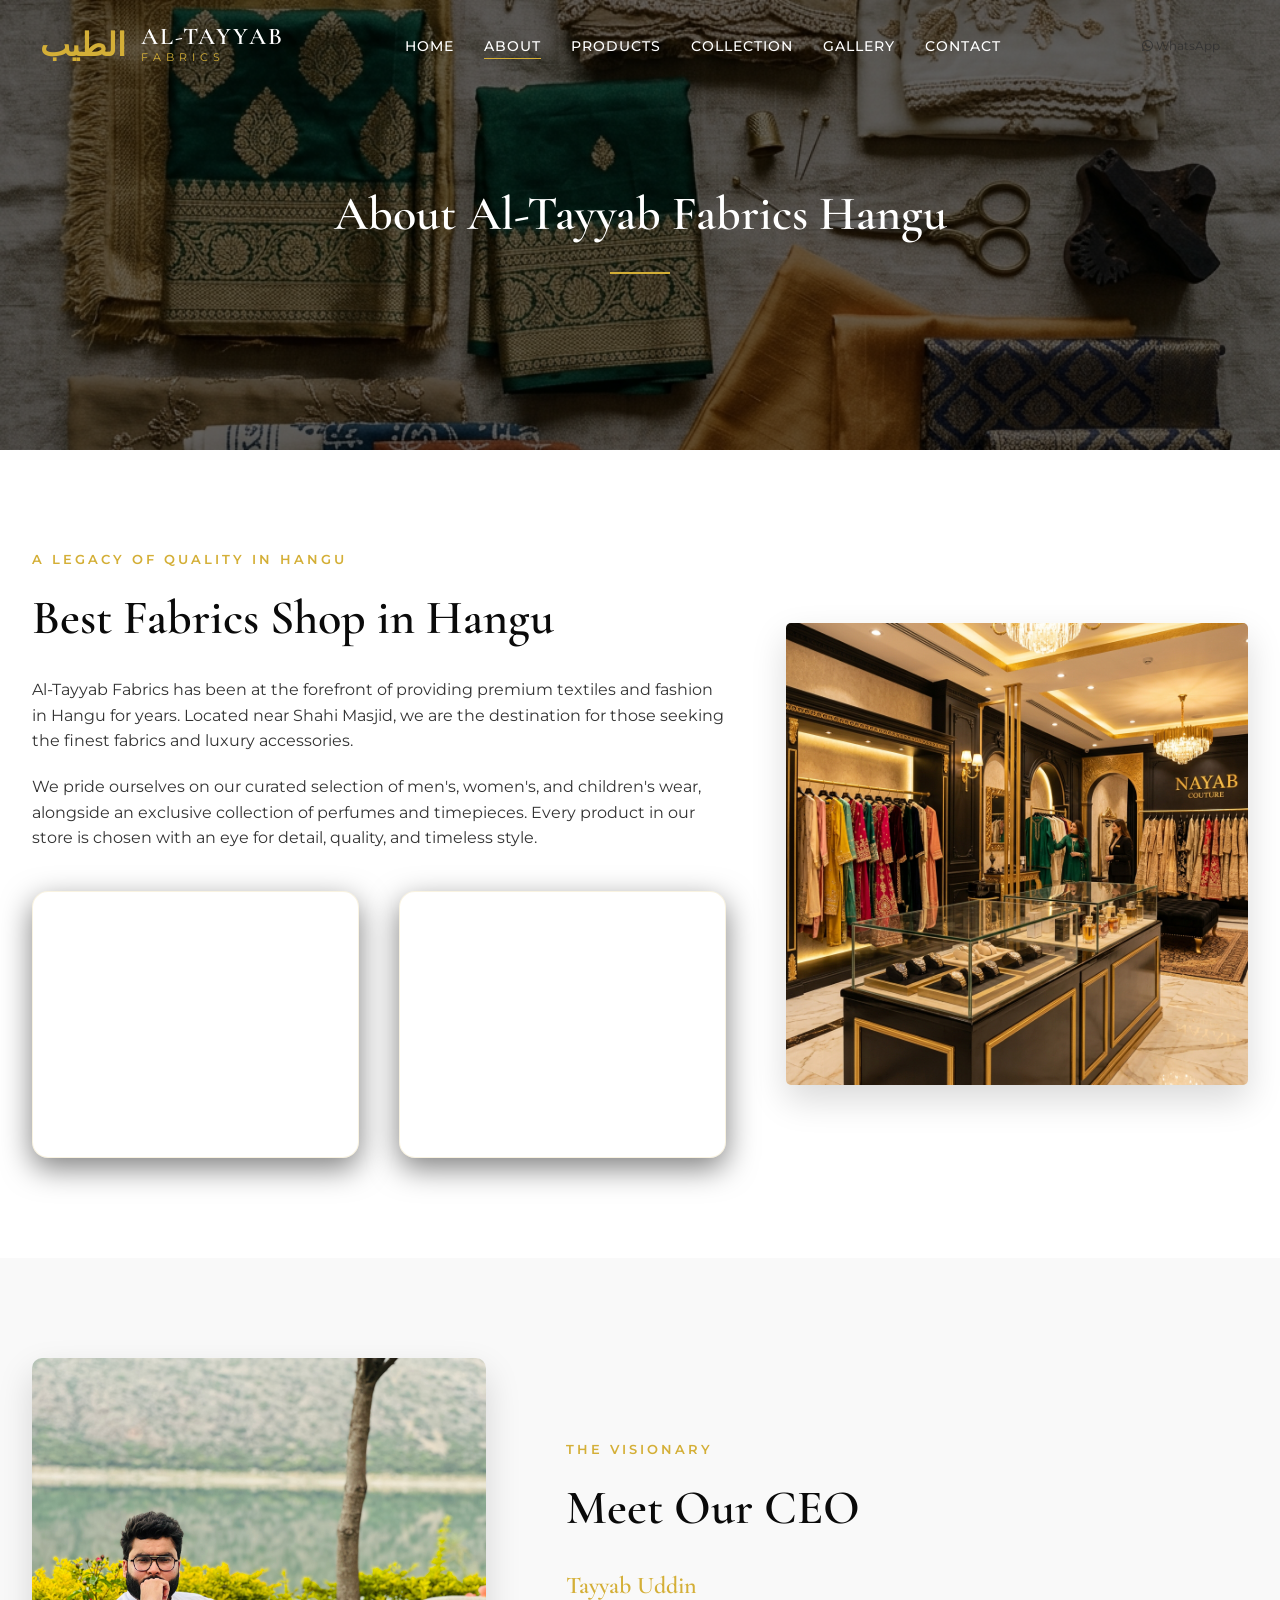
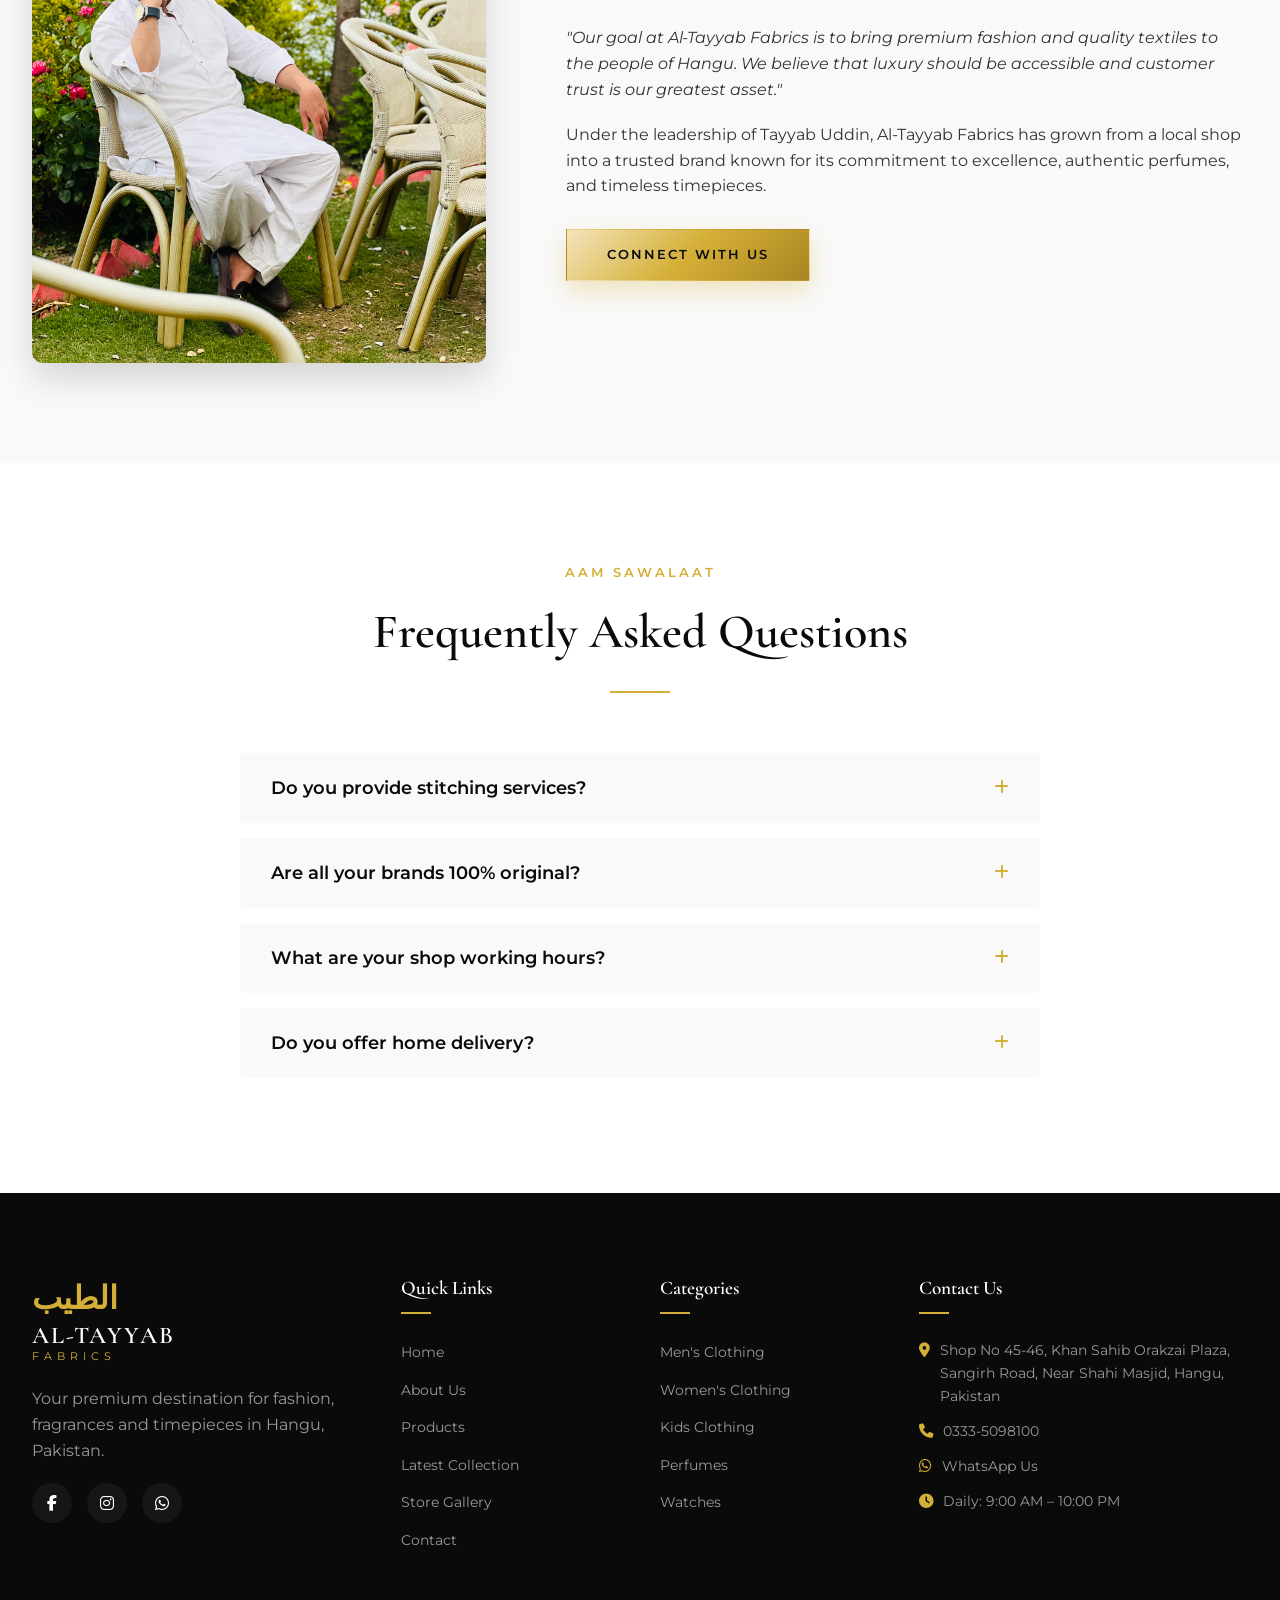
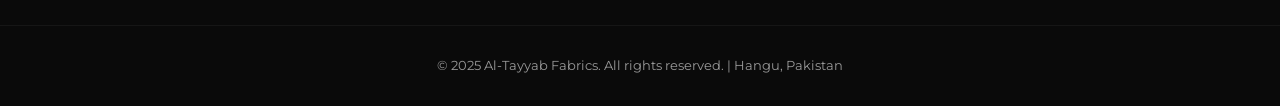
<file: about.html>
<!DOCTYPE html>
<html lang="en">
<head>
  <meta charset="UTF-8" />
  <meta name="viewport" content="width=device-width, initial-scale=1.0" />
  <title>About Al-Tayyab Fabrics | Best Fashion Store in Hangu</title>
  <meta name="description" content="Learn about Al-Tayyab Fabrics, the leading clothing, perfume, and watch shop in Hangu near Shahi Masjid. Providing premium fashion since years." />
  <link rel="canonical" href="https://altayyabfabrics.com/about.html" />
  <link rel="stylesheet" href="style.css" />
  <link href="https://fonts.googleapis.com/css2?family=Cormorant+Garamond:ital,wght@0,300;0,400;0,600;0,700;1,300;1,400&family=Montserrat:wght@300;400;500;600;700&display=swap" rel="stylesheet" />
  <link rel="stylesheet" href="https://cdnjs.cloudflare.com/ajax/libs/font-awesome/6.5.0/css/all.min.css" />
</head>
<body>

  <!-- ===== NAVBAR ===== -->
  <nav class="navbar scrolled" id="navbar">
    <div class="nav-container">
      <a href="index.html" class="nav-logo">
        <span class="logo-ar">الطیب</span>
        <div class="logo-text">
          <span class="logo-main">AL-TAYYAB</span>
          <span class="logo-sub">FABRICS</span>
        </div>
      </a>
      <ul class="nav-links" id="navLinks">
        <li><a href="index.html" class="nav-link">Home</a></li>
        <li><a href="about.html" class="nav-link active">About</a></li>
        <li><a href="products.html" class="nav-link">Products</a></li>
        <li><a href="collection.html" class="nav-link">Collection</a></li>
        <li><a href="gallery.html" class="nav-link">Gallery</a></li>
        <li><a href="contact.html" class="nav-link">Contact</a></li>
      </ul>
      <a href="https://wa.me/923335098100" target="_blank" class="btn-whatsapp nav-wa">
        <i class="fab fa-whatsapp"></i> WhatsApp
      </a>
      <button class="hamburger" id="hamburger" aria-label="Menu">
        <span></span><span></span><span></span>
      </button>
    </div>
  </nav>

  <!-- ===== PAGE HEADER ===== -->
  <header class="page-header" style="background: url('images/about-al-tayyab-fabrics-hangu.png') center/cover no-repeat; height: 50vh; display: flex; align-items: center; justify-content: center; position: relative;">
    <div class="hero-overlay" style="background: rgba(0,0,0,0.6);"></div>
    <div class="container" style="position: relative; z-index: 2; text-align: center; color: #fff;">
      <h1 class="section-title light animate-fade-up">About Al-Tayyab Fabrics Hangu</h1>
      <div class="gold-divider"></div>
    </div>
  </header>

  <!-- ===== ABOUT CONTENT ===== -->
  <section class="section about-page">
    <div class="container">
      <div class="store-layout">
        <div class="store-info reveal">
          <p class="section-eyebrow">A Legacy of Quality in Hangu</p>
          <h2 class="section-title">Best Fabrics Shop in Hangu</h2>
          <p>Al-Tayyab Fabrics has been at the forefront of providing premium textiles and fashion in Hangu for years. Located near Shahi Masjid, we are the destination for those seeking the finest fabrics and luxury accessories.</p>
          <p style="margin-top: 20px;">We pride ourselves on our curated selection of men's, women's, and children's wear, alongside an exclusive collection of perfumes and timepieces. Every product in our store is chosen with an eye for detail, quality, and timeless style.</p>
          
          <div class="why-grid" style="margin-top: 40px; grid-template-columns: 1fr 1fr;">
            <div class="why-card" style="padding: 20px;">
               <h3>Years of Experience</h3>
               <p>Deeply rooted in the local community with a deep understanding of Pakistani fashion.</p>
            </div>
            <div class="why-card" style="padding: 20px;">
               <h3>Quality Promise</h3>
               <p>We never compromise on the quality of our fabrics or our service.</p>
            </div>
          </div>
        </div>
        <div class="store-img-main reveal">
          <img src="images/al-tayyab-fabrics-store-hangu.png" alt="Inside Al-Tayyab Fabrics Store Hangu" loading="lazy" />
        </div>
      </div>
    </div>
  </section>

  <!-- ===== CEO SECTION ===== -->
  <section class="section ceo-section" style="background: var(--gray-light);">
    <div class="container">
      <div class="store-layout" style="grid-template-columns: 0.8fr 1.2fr; gap: 80px;">
        <div class="ceo-img reveal">
          <img src="images/ceo-tayyab-uddin.jpg" alt="Tayyab Uddin - CEO of Al-Tayyab Fabrics" style="border-radius: 10px; box-shadow: var(--shadow); width: 100%;" />
        </div>
        <div class="ceo-info reveal">
          <p class="section-eyebrow">The Visionary</p>
          <h2 class="section-title">Meet Our CEO</h2>
          <h3 style="color: var(--accent); margin-bottom: 20px; font-size: 1.5rem;">Tayyab Uddin</h3>
          <p><em>"Our goal at Al-Tayyab Fabrics is to bring premium fashion and quality textiles to the people of Hangu. We believe that luxury should be accessible and customer trust is our greatest asset."</em></p>
          <p style="margin-top: 20px;">Under the leadership of Tayyab Uddin, Al-Tayyab Fabrics has grown from a local shop into a trusted brand known for its commitment to excellence, authentic perfumes, and timeless timepieces.</p>
          <div style="margin-top: 30px;">
             <a href="contact.html" class="btn btn-gold">Connect With Us</a>
          </div>
        </div>
      </div>
    </div>
  </section>

  <!-- ===== FAQ SECTION ===== -->
  <section class="section faq-section">
    <div class="container">
      <div class="section-header">
        <p class="section-eyebrow">Aam Sawalaat</p>
        <h2 class="section-title">Frequently Asked Questions</h2>
        <div class="gold-divider"></div>
      </div>
      
      <div class="faq-accordion reveal" style="max-width: 800px; margin: 0 auto;">
        <!-- FAQ 1 -->
        <div class="faq-item">
          <div class="faq-question">
            <h3>Do you provide stitching services?</h3>
            <span class="faq-icon"><i class="fas fa-plus"></i></span>
          </div>
          <div class="faq-answer">
            <p>Yes, we have a team of expert tailors who can stitch your fabrics according to your measurements and preferred designs. We specialize in both traditional and modern Pakistani styles.</p>
          </div>
        </div>
        
        <!-- FAQ 2 -->
        <div class="faq-item">
          <div class="faq-question">
            <h3>Are all your brands 100% original?</h3>
            <span class="faq-icon"><i class="fas fa-plus"></i></span>
          </div>
          <div class="faq-answer">
            <p>Absolutely. We take great pride in our reputation. Every branded lawn or suit in our store is 100% original and sourced directly from authorized distributors.</p>
          </div>
        </div>
        
        <!-- FAQ 3 -->
        <div class="faq-item">
          <div class="faq-question">
            <h3>What are your shop working hours?</h3>
            <span class="faq-icon"><i class="fas fa-plus"></i></span>
          </div>
          <div class="faq-answer">
            <p>We are open every day of the week from 9:00 AM to 10:00 PM to serve our customers in Hangu.</p>
          </div>
        </div>
        
        <!-- FAQ 4 -->
        <div class="faq-item">
          <div class="faq-question">
            <h3>Do you offer home delivery?</h3>
            <span class="faq-icon"><i class="fas fa-plus"></i></span>
          </div>
          <div class="faq-answer">
            <p>While we primarily focus on the in-store experience, we can arrange local delivery within Hangu for special orders. Please contact us on WhatsApp (0333-5098100) for details.</p>
          </div>
        </div>
      </div>
    </div>
  </section>

  <!-- ===== FOOTER ===== -->
  <footer class="footer">
    <div class="footer-top">
      <div class="container footer-grid">
        <div class="footer-brand">
          <div class="footer-logo">
            <span class="logo-ar">الطیب</span>
            <div class="logo-text"><span class="logo-main">AL-TAYYAB</span><span class="logo-sub">FABRICS</span></div>
          </div>
          <p>Your premium destination for fashion, fragrances and timepieces in Hangu, Pakistan.</p>
          <div class="footer-socials">
            <a href="#" aria-label="Facebook"><i class="fab fa-facebook-f"></i></a>
            <a href="#" aria-label="Instagram"><i class="fab fa-instagram"></i></a>
            <a href="https://wa.me/923335098100" aria-label="WhatsApp"><i class="fab fa-whatsapp"></i></a>
          </div>
        </div>
        <div class="footer-col">
          <h4>Quick Links</h4>
          <ul>
            <li><a href="index.html">Home</a></li>
            <li><a href="about.html">About Us</a></li>
            <li><a href="products.html">Products</a></li>
            <li><a href="collection.html">Latest Collection</a></li>
            <li><a href="gallery.html">Store Gallery</a></li>
            <li><a href="contact.html">Contact</a></li>
          </ul>
        </div>
        <div class="footer-col">
          <h4>Categories</h4>
          <ul>
            <li><a href="products.html#men">Men's Clothing</a></li>
            <li><a href="products.html#women">Women's Clothing</a></li>
            <li><a href="products.html#kids">Kids Clothing</a></li>
            <li><a href="products.html#perfumes">Perfumes</a></li>
            <li><a href="products.html#watches">Watches</a></li>
          </ul>
        </div>
        <div class="footer-col">
          <h4>Contact Us</h4>
          <ul class="footer-contact">
            <li><i class="fas fa-map-marker-alt"></i> Shop No 45-46, Khan Sahib Orakzai Plaza, Sangirh Road, Near Shahi Masjid, Hangu, Pakistan</li>
            <li><i class="fas fa-phone"></i> <a href="tel:+923335098100">0333-5098100</a></li>
            <li><i class="fab fa-whatsapp"></i> <a href="https://wa.me/923335098100">WhatsApp Us</a></li>
            <li><i class="fas fa-clock"></i> Daily: 9:00 AM – 10:00 PM</li>
          </ul>
        </div>
      </div>
    </div>
    <div class="footer-bottom">
      <div class="container">
        <p>&copy; 2025 Al-Tayyab Fabrics. All rights reserved. | Hangu, Pakistan</p>
      </div>
    </div>
  </footer>

  <script src="script.js"></script>
</body>
</html>
</file>
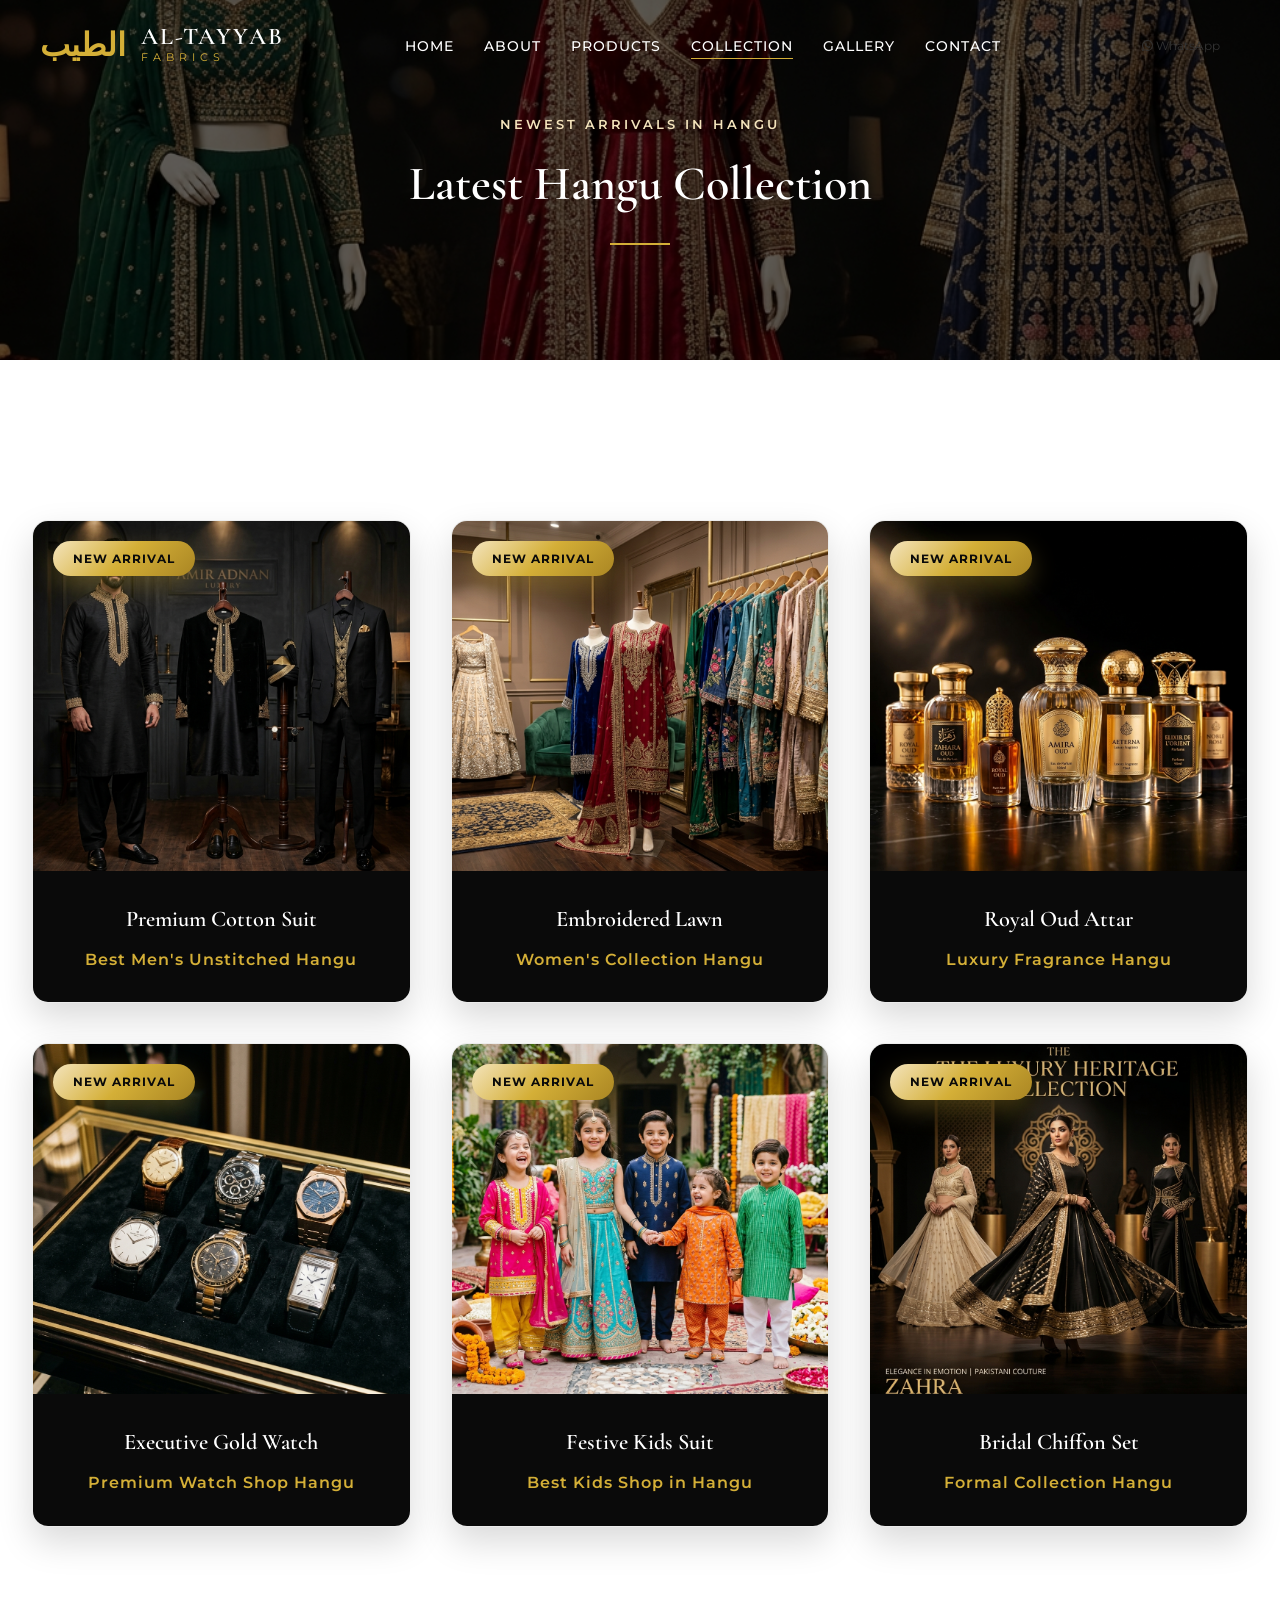
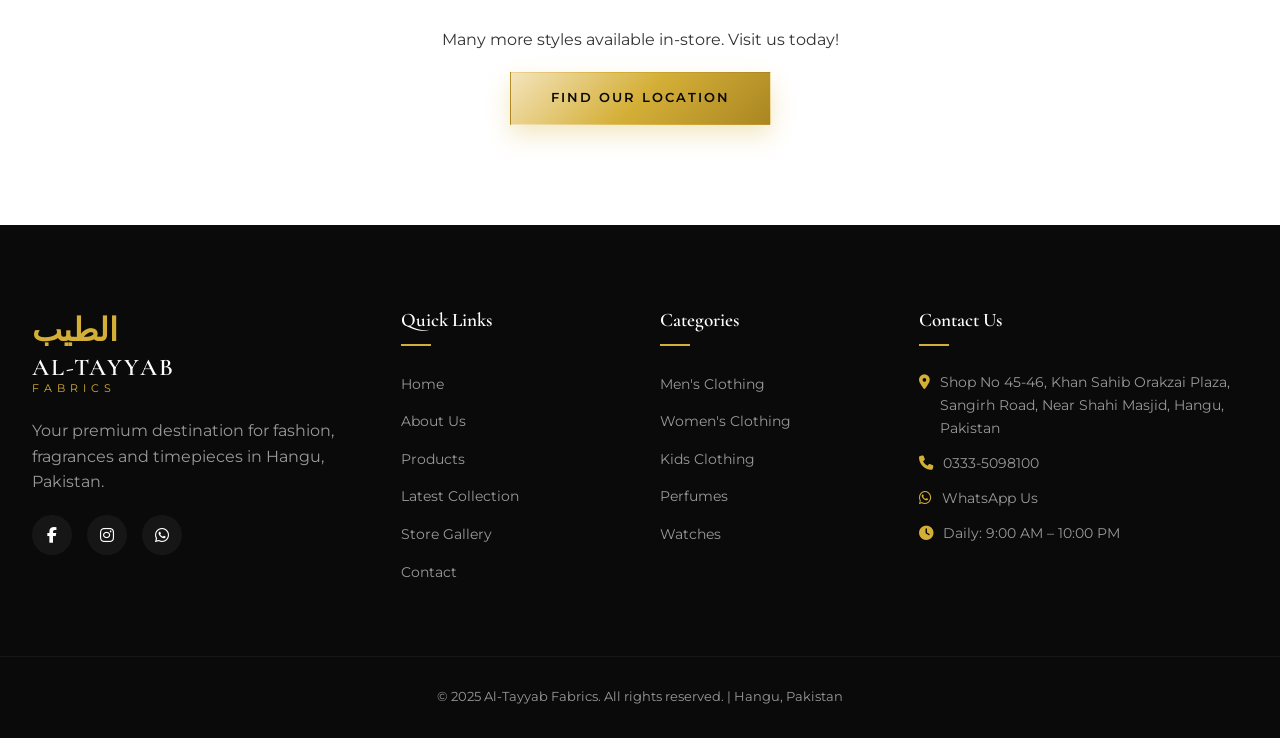
<file: collection.html>
<!DOCTYPE html>
<html lang="en">
<head>
  <meta charset="UTF-8" />
  <meta name="viewport" content="width=device-width, initial-scale=1.0" />
  <title>Latest Collection | Al-Tayyab Fabrics - New Arrivals in Hangu</title>
  <meta name="description" content="Check out the latest fashion arrivals at Al-Tayyab Fabrics in Hangu. From seasonal lawn to luxury watches and perfumes, stay updated with our newest arrivals." />
  <link rel="canonical" href="https://altayyabfabrics.com/collection.html" />
  <link rel="stylesheet" href="style.css" />
  <link href="https://fonts.googleapis.com/css2?family=Cormorant+Garamond:ital,wght@0,300;0,400;0,600;0,700;1,300;1,400&family=Montserrat:wght@300;400;500;600;700&display=swap" rel="stylesheet" />
  <link rel="stylesheet" href="https://cdnjs.cloudflare.com/ajax/libs/font-awesome/6.5.0/css/all.min.css" />
</head>
<body>

  <!-- ===== NAVBAR ===== -->
  <nav class="navbar scrolled" id="navbar">
    <div class="nav-container">
      <a href="index.html" class="nav-logo">
        <span class="logo-ar">الطیب</span>
        <div class="logo-text">
          <span class="logo-main">AL-TAYYAB</span>
          <span class="logo-sub">FABRICS</span>
        </div>
      </a>
      <ul class="nav-links" id="navLinks">
        <li><a href="index.html" class="nav-link">Home</a></li>
        <li><a href="about.html" class="nav-link">About</a></li>
        <li><a href="products.html" class="nav-link">Products</a></li>
        <li><a href="collection.html" class="nav-link active">Collection</a></li>
        <li><a href="gallery.html" class="nav-link">Gallery</a></li>
        <li><a href="contact.html" class="nav-link">Contact</a></li>
      </ul>
      <a href="https://wa.me/923335098100" target="_blank" class="btn-whatsapp nav-wa">
        <i class="fab fa-whatsapp"></i> WhatsApp
      </a>
      <button class="hamburger" id="hamburger" aria-label="Menu">
        <span></span><span></span><span></span>
      </button>
    </div>
  </nav>

  <!-- ===== HERO ===== -->
  <header class="latest-section" style="min-height: 40vh;">
    <div class="latest-bg">
      <img src="images/latest-fashion-collection-hangu.png" alt="Latest Fashion Collection at Al-Tayyab Fabrics Hangu" loading="eager" />
      <div class="latest-overlay" style="background: rgba(0,0,0,0.6);"></div>
    </div>
    <div class="container latest-content">
      <p class="section-eyebrow light">Newest Arrivals in Hangu</p>
      <h1 class="section-title light animate-fade-up">Latest Hangu Collection</h1>
      <div class="gold-divider"></div>
    </div>
  </header>

  <!-- ===== COLLECTION GRID ===== -->
  <section class="section">
    <div class="container">
      <div class="collection-grid">
        <!-- Item 1 -->
        <div class="product-item reveal">
          <div class="new-badge">New Arrival</div>
          <img src="images/mens-clothing-hangu.png" alt="Latest Men's Clothing Hangu" loading="lazy" />
          <div class="product-item-info">
            <h4>Premium Cotton Suit</h4>
            <p>Best Men's Unstitched Hangu</p>
          </div>
        </div>
        <!-- Item 2 -->
        <div class="product-item reveal">
          <div class="new-badge">New Arrival</div>
          <img src="images/womens-fashion-hangu.png" alt="Latest Women's Fashion Hangu" loading="lazy" />
          <div class="product-item-info">
            <h4>Embroidered Lawn</h4>
            <p>Women's Collection Hangu</p>
          </div>
        </div>
        <!-- Item 3 -->
        <div class="product-item reveal">
          <div class="new-badge">New Arrival</div>
          <img src="images/perfume-shop-hangu.png" alt="Latest Perfumes in Hangu" loading="lazy" />
          <div class="product-item-info">
            <h4>Royal Oud Attar</h4>
            <p>Luxury Fragrance Hangu</p>
          </div>
        </div>
        <!-- Item 4 -->
        <div class="product-item reveal">
          <div class="new-badge">New Arrival</div>
          <img src="images/watches-hangu.png" alt="Latest Watches Hangu" loading="lazy" />
          <div class="product-item-info">
            <h4>Executive Gold Watch</h4>
            <p>Premium Watch Shop Hangu</p>
          </div>
        </div>
        <!-- Item 5 -->
        <div class="product-item reveal">
          <div class="new-badge">New Arrival</div>
          <img src="images/kids-clothing-hangu.png" alt="Latest Kids Clothing Hangu" loading="lazy" />
          <div class="product-item-info">
            <h4>Festive Kids Suit</h4>
            <p>Best Kids Shop in Hangu</p>
          </div>
        </div>
        <!-- Item 6 -->
        <div class="product-item reveal">
          <div class="new-badge">New Arrival</div>
          <img src="images/hangu-clothing-store-banner.png" alt="New Fashion Arrivals Hangu" loading="lazy" />
          <div class="product-item-info">
            <h4>Bridal Chiffon Set</h4>
            <p>Formal Collection Hangu</p>
          </div>
        </div>
      </div>
      
      <div style="text-align: center; margin-top: 40px;">
        <p>Many more styles available in-store. Visit us today!</p>
        <a href="contact.html" class="btn btn-gold" style="margin-top: 20px;">Find Our Location</a>
      </div>
    </div>
  </section>

  <!-- ===== FOOTER ===== -->
  <footer class="footer">
    <div class="footer-top">
      <div class="container footer-grid">
        <div class="footer-brand">
          <div class="footer-logo">
            <span class="logo-ar">الطیب</span>
            <div class="logo-text"><span class="logo-main">AL-TAYYAB</span><span class="logo-sub">FABRICS</span></div>
          </div>
          <p>Your premium destination for fashion, fragrances and timepieces in Hangu, Pakistan.</p>
          <div class="footer-socials">
            <a href="#" aria-label="Facebook"><i class="fab fa-facebook-f"></i></a>
            <a href="#" aria-label="Instagram"><i class="fab fa-instagram"></i></a>
            <a href="https://wa.me/923335098100" aria-label="WhatsApp"><i class="fab fa-whatsapp"></i></a>
          </div>
        </div>
        <div class="footer-col">
          <h4>Quick Links</h4>
          <ul>
            <li><a href="index.html">Home</a></li>
            <li><a href="about.html">About Us</a></li>
            <li><a href="products.html">Products</a></li>
            <li><a href="collection.html">Latest Collection</a></li>
            <li><a href="gallery.html">Store Gallery</a></li>
            <li><a href="contact.html">Contact</a></li>
          </ul>
        </div>
        <div class="footer-col">
          <h4>Categories</h4>
          <ul>
            <li><a href="products.html#men">Men's Clothing</a></li>
            <li><a href="products.html#women">Women's Clothing</a></li>
            <li><a href="products.html#kids">Kids Clothing</a></li>
            <li><a href="products.html#perfumes">Perfumes</a></li>
            <li><a href="products.html#watches">Watches</a></li>
          </ul>
        </div>
        <div class="footer-col">
          <h4>Contact Us</h4>
          <ul class="footer-contact">
            <li><i class="fas fa-map-marker-alt"></i> Shop No 45-46, Khan Sahib Orakzai Plaza, Sangirh Road, Near Shahi Masjid, Hangu, Pakistan</li>
            <li><i class="fas fa-phone"></i> <a href="tel:+923335098100">0333-5098100</a></li>
            <li><i class="fab fa-whatsapp"></i> <a href="https://wa.me/923335098100">WhatsApp Us</a></li>
            <li><i class="fas fa-clock"></i> Daily: 9:00 AM – 10:00 PM</li>
          </ul>
        </div>
      </div>
    </div>
    <div class="footer-bottom">
      <div class="container">
        <p>&copy; 2025 Al-Tayyab Fabrics. All rights reserved. | Hangu, Pakistan</p>
      </div>
    </div>
  </footer>

  <script src="script.js"></script>
</body>
</html>
</file>
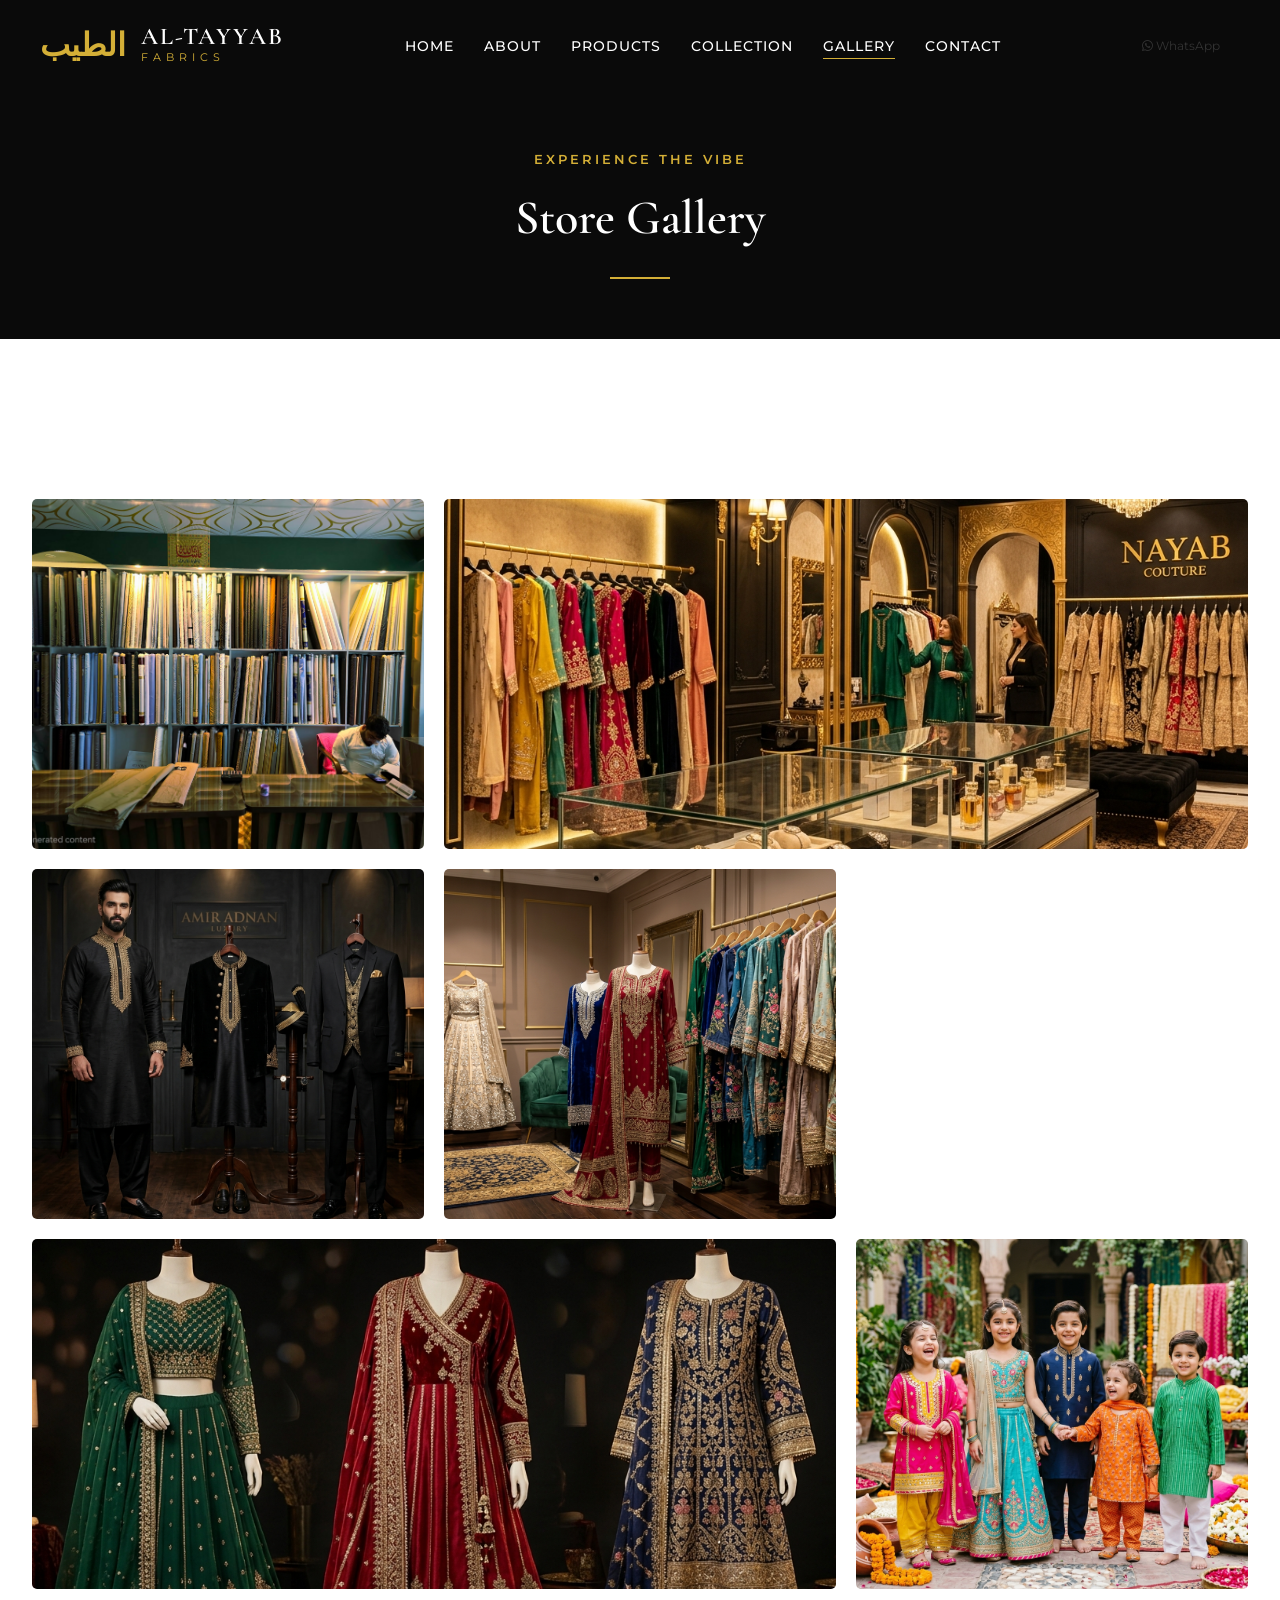
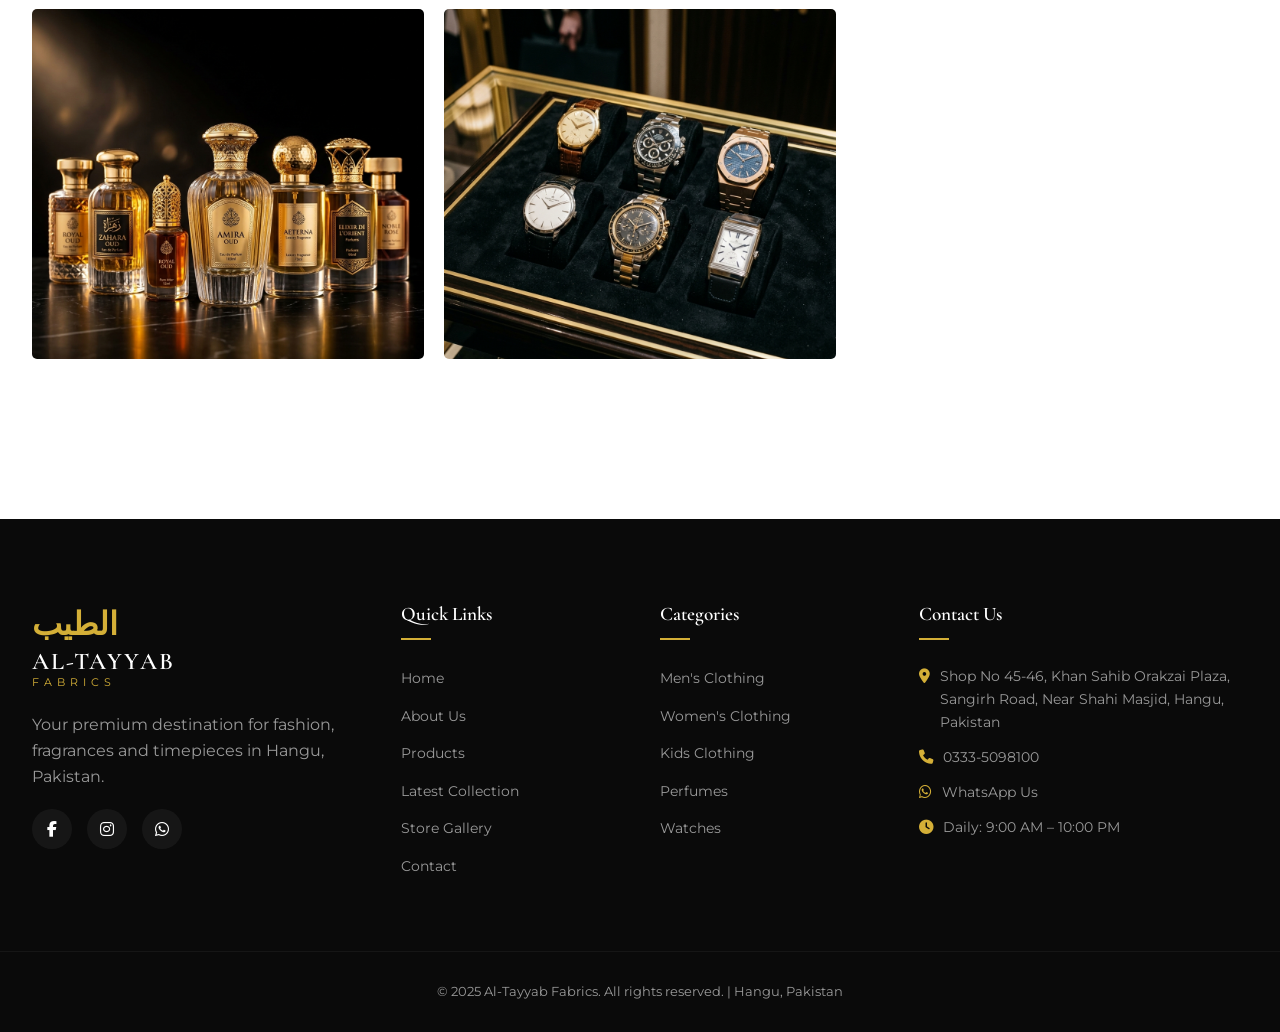
<file: gallery.html>
<!DOCTYPE html>
<html lang="en">
<head>
  <meta charset="UTF-8" />
  <meta name="viewport" content="width=device-width, initial-scale=1.0" />
  <title>Store Gallery | Al-Tayyab Fabrics Hangu - Our Shop Photos</title>
  <meta name="description" content="View the interior and exterior of Al-Tayyab Fabrics in Hangu. See our wide range of clothing, watches, and perfumes displayed in our luxury store near Shahi Masjid." />
  <link rel="canonical" href="https://altayyabfabrics.com/gallery.html" />
  <link rel="stylesheet" href="style.css" />
  <link href="https://fonts.googleapis.com/css2?family=Cormorant+Garamond:ital,wght@0,300;0,400;0,600;0,700;1,300;1,400&family=Montserrat:wght@300;400;500;600;700&display=swap" rel="stylesheet" />
  <link rel="stylesheet" href="https://cdnjs.cloudflare.com/ajax/libs/font-awesome/6.5.0/css/all.min.css" />
  <style>
    .gallery-grid { display: grid; grid-template-columns: repeat(3, 1fr); gap: 20px; padding: 60px 0; }
    .gallery-item { position: relative; overflow: hidden; height: 350px; cursor: pointer; border-radius: 5px; }
    .gallery-item img { width: 100%; height: 100%; object-fit: cover; transition: transform 0.8s ease; }
    .gallery-item:hover img { transform: scale(1.1); }
    .gallery-item:nth-child(2) { grid-column: span 2; }
    .gallery-item:nth-child(5) { grid-column: span 2; }
    @media (max-width: 768px) {
      .gallery-grid { grid-template-columns: 1fr; }
      .gallery-item { grid-column: span 1 !important; height: 300px; }
    }
  </style>
</head>
<body>

  <!-- ===== NAVBAR ===== -->
  <nav class="navbar scrolled" id="navbar">
    <div class="nav-container">
      <a href="index.html" class="nav-logo">
        <span class="logo-ar">الطیب</span>
        <div class="logo-text">
          <span class="logo-main">AL-TAYYAB</span>
          <span class="logo-sub">FABRICS</span>
        </div>
      </a>
      <ul class="nav-links" id="navLinks">
        <li><a href="index.html" class="nav-link">Home</a></li>
        <li><a href="about.html" class="nav-link">About</a></li>
        <li><a href="products.html" class="nav-link">Products</a></li>
        <li><a href="collection.html" class="nav-link">Collection</a></li>
        <li><a href="gallery.html" class="nav-link active">Gallery</a></li>
        <li><a href="contact.html" class="nav-link">Contact</a></li>
      </ul>
      <a href="https://wa.me/923335098100" target="_blank" class="btn-whatsapp nav-wa">
        <i class="fab fa-whatsapp"></i> WhatsApp
      </a>
      <button class="hamburger" id="hamburger" aria-label="Menu">
        <span></span><span></span><span></span>
      </button>
    </div>
  </nav>

  <!-- ===== HEADER ===== -->
  <header class="section" style="background: var(--primary); padding: 150px 0 60px; text-align: center; color: #fff;">
    <div class="container">
      <p class="section-eyebrow">Experience the Vibe</p>
      <h1 class="section-title light animate-fade-up">Store Gallery</h1>
      <div class="gold-divider"></div>
    </div>
  </header>

  <!-- ===== GALLERY ===== -->
  <section class="section">
    <div class="container">
      <div class="gallery-grid">
        <div class="gallery-item reveal"><img src="images/shop.jpg" alt="Al-Tayyab Fabrics Actual Shop Front" loading="lazy" /></div>
        <div class="gallery-item reveal"><img src="images/al-tayyab-fabrics-store-hangu.png" alt="Luxury Interior of Al-Tayyab Fabrics Hangu" loading="lazy" /></div>
        <div class="gallery-item reveal"><img src="images/mens-clothing-hangu.png" alt="Men's Unstitched Fabric Section Hangu" loading="lazy" /></div>
        <div class="gallery-item reveal"><img src="images/womens-fashion-hangu.png" alt="Women's Fashion Corner Hangu" loading="lazy" /></div>
        <div class="gallery-item reveal"><img src="images/latest-fashion-collection-hangu.png" alt="New Arrivals Section Hangu" loading="lazy" /></div>
        <div class="gallery-item reveal"><img src="images/kids-clothing-hangu.png" alt="Kids Clothing Display Hangu" loading="lazy" /></div>
        <div class="gallery-item reveal"><img src="images/perfume-shop-hangu.png" alt="Perfume and Fragrance Gallery Hangu" loading="lazy" /></div>
        <div class="gallery-item reveal"><img src="images/watches-hangu.png" alt="Luxury Watch Display Hangu" loading="lazy" /></div>
      </div>
    </div>
  </section>

  <!-- ===== FOOTER ===== -->
  <footer class="footer">
    <div class="footer-top">
      <div class="container footer-grid">
        <div class="footer-brand">
          <div class="footer-logo">
            <span class="logo-ar">الطیب</span>
            <div class="logo-text"><span class="logo-main">AL-TAYYAB</span><span class="logo-sub">FABRICS</span></div>
          </div>
          <p>Your premium destination for fashion, fragrances and timepieces in Hangu, Pakistan.</p>
          <div class="footer-socials">
            <a href="#" aria-label="Facebook"><i class="fab fa-facebook-f"></i></a>
            <a href="#" aria-label="Instagram"><i class="fab fa-instagram"></i></a>
            <a href="https://wa.me/923335098100" aria-label="WhatsApp"><i class="fab fa-whatsapp"></i></a>
          </div>
        </div>
        <div class="footer-col">
          <h4>Quick Links</h4>
          <ul>
            <li><a href="index.html">Home</a></li>
            <li><a href="about.html">About Us</a></li>
            <li><a href="products.html">Products</a></li>
            <li><a href="collection.html">Latest Collection</a></li>
            <li><a href="gallery.html">Store Gallery</a></li>
            <li><a href="contact.html">Contact</a></li>
          </ul>
        </div>
        <div class="footer-col">
          <h4>Categories</h4>
          <ul>
            <li><a href="products.html#men">Men's Clothing</a></li>
            <li><a href="products.html#women">Women's Clothing</a></li>
            <li><a href="products.html#kids">Kids Clothing</a></li>
            <li><a href="products.html#perfumes">Perfumes</a></li>
            <li><a href="products.html#watches">Watches</a></li>
          </ul>
        </div>
        <div class="footer-col">
          <h4>Contact Us</h4>
          <ul class="footer-contact">
            <li><i class="fas fa-map-marker-alt"></i> Shop No 45-46, Khan Sahib Orakzai Plaza, Sangirh Road, Near Shahi Masjid, Hangu, Pakistan</li>
            <li><i class="fas fa-phone"></i> <a href="tel:+923335098100">0333-5098100</a></li>
            <li><i class="fab fa-whatsapp"></i> <a href="https://wa.me/923335098100">WhatsApp Us</a></li>
            <li><i class="fas fa-clock"></i> Daily: 9:00 AM – 10:00 PM</li>
          </ul>
        </div>
      </div>
    </div>
    <div class="footer-bottom">
      <div class="container">
        <p>&copy; 2025 Al-Tayyab Fabrics. All rights reserved. | Hangu, Pakistan</p>
      </div>
    </div>
  </footer>

  <script src="script.js"></script>
</body>
</html>
</file>
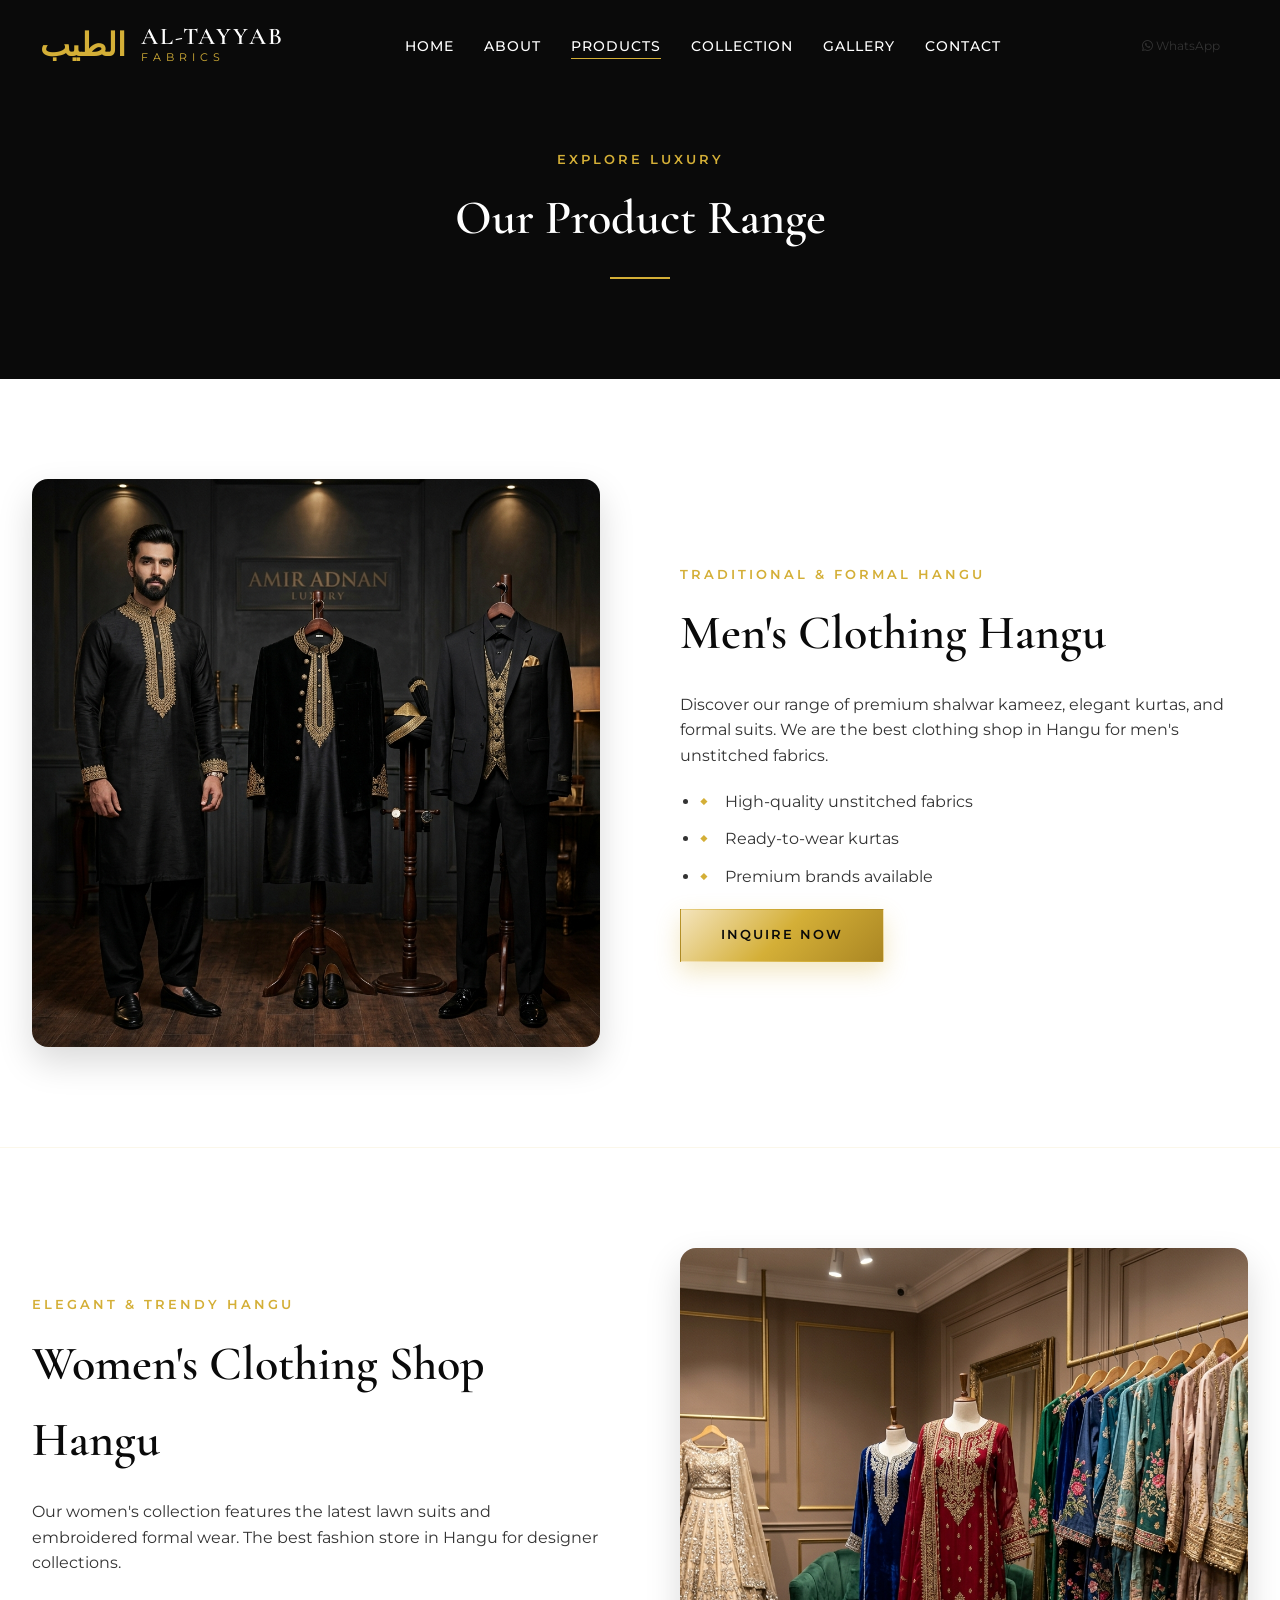
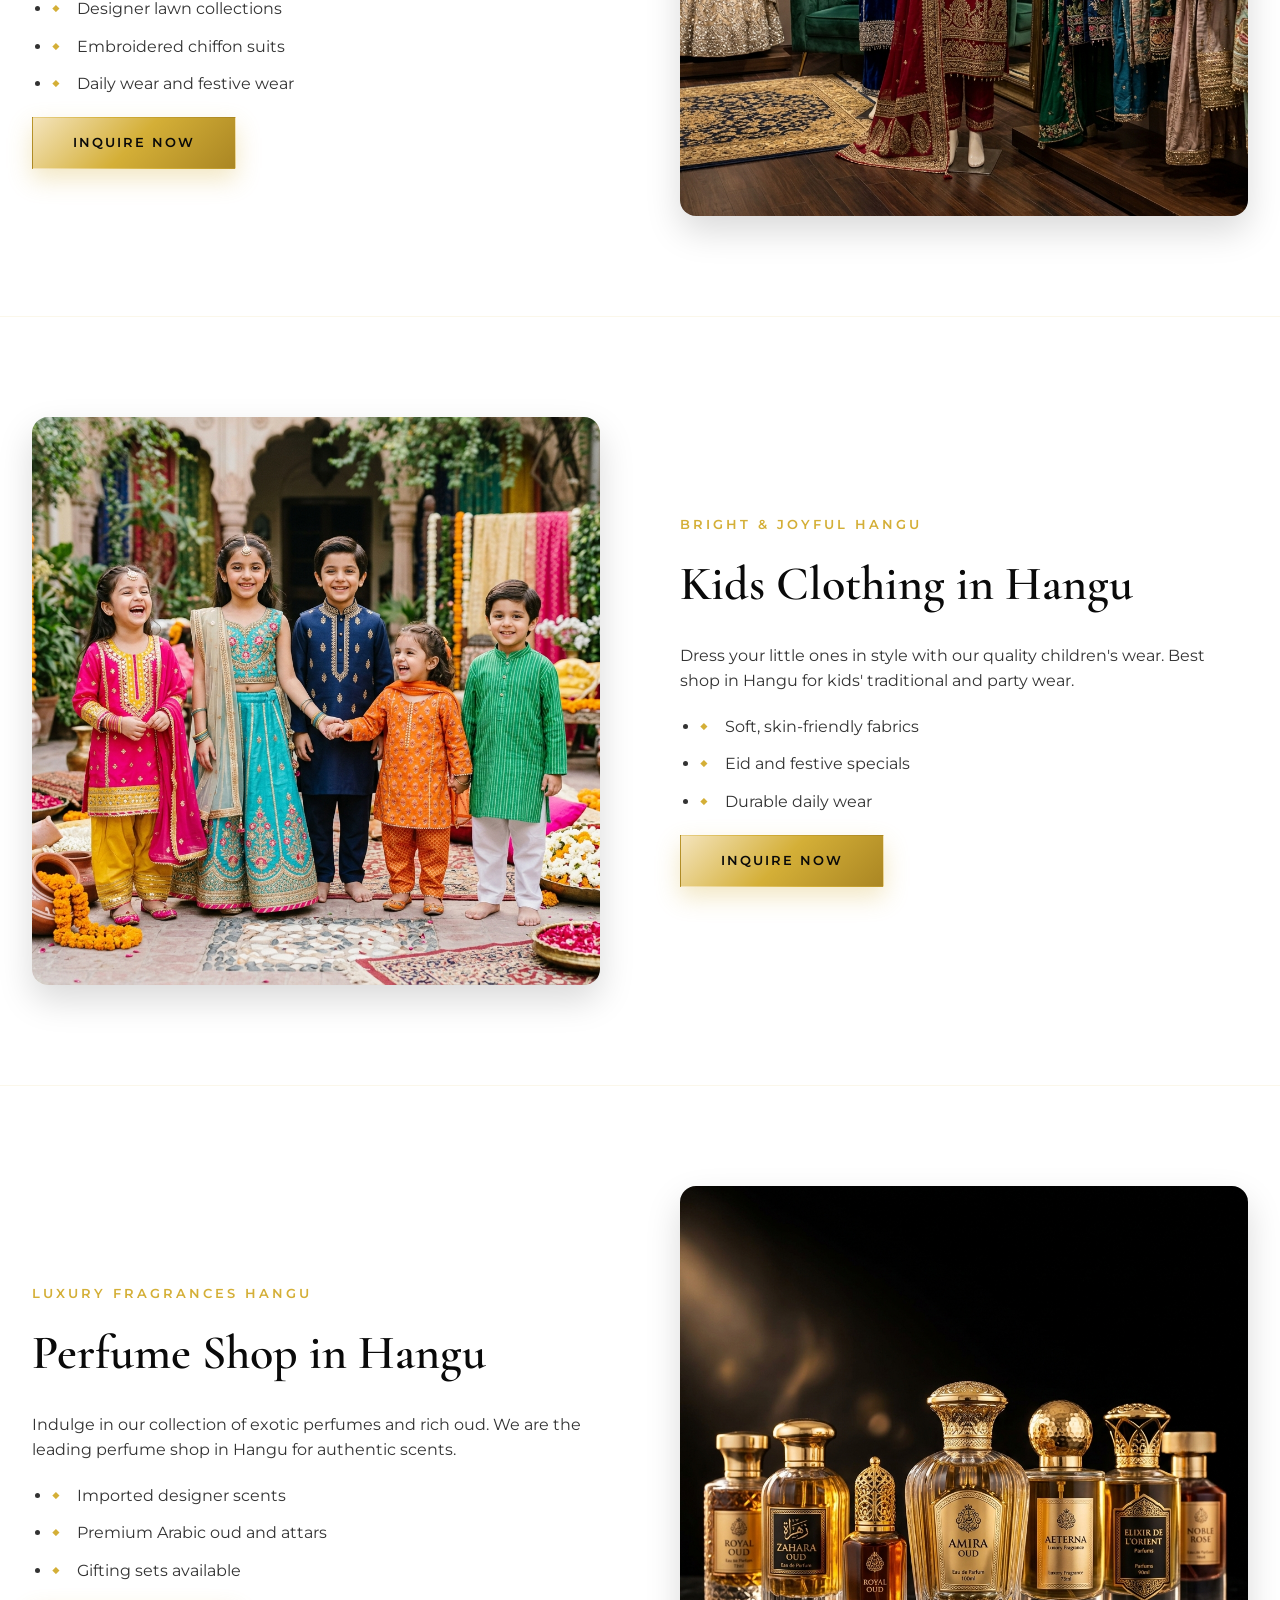
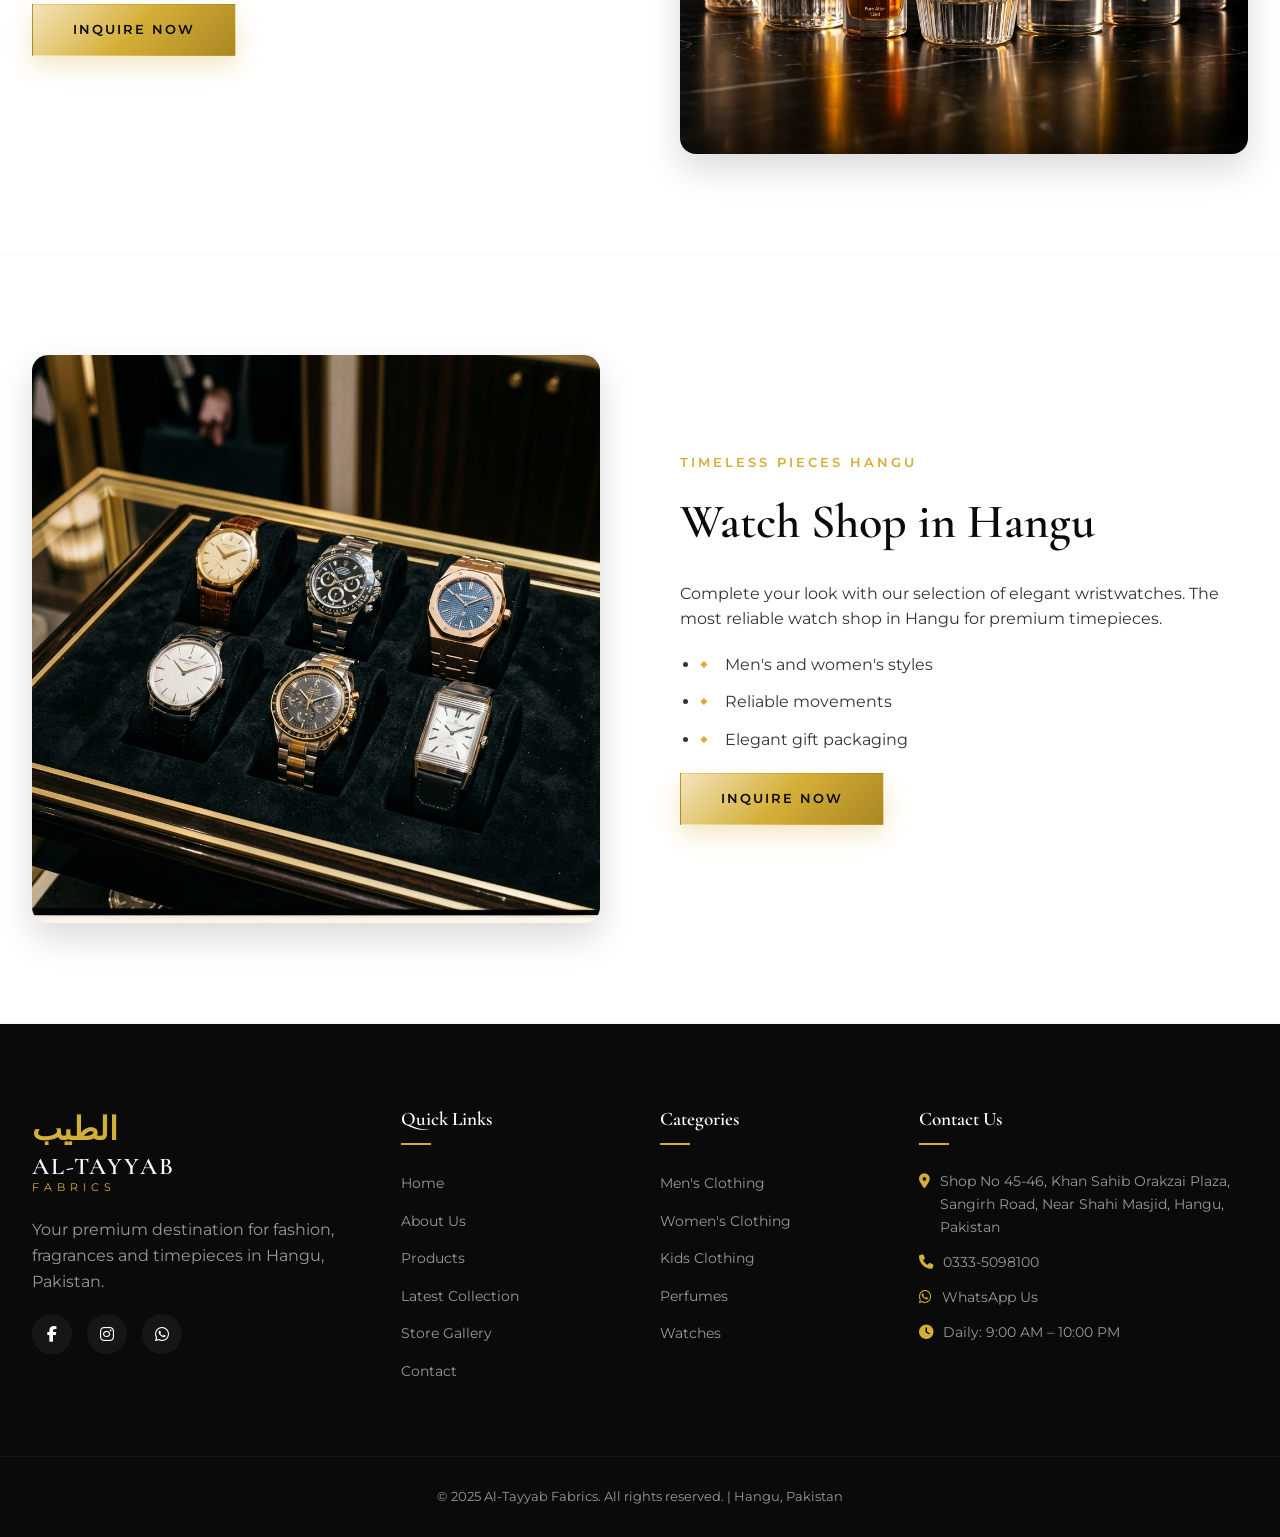
<file: products.html>
<!DOCTYPE html>
<html lang="en">
<head>
  <meta charset="UTF-8" />
  <meta name="viewport" content="width=device-width, initial-scale=1.0" />
  <title>Products | Al-Tayyab Fabrics - Best Clothing, Perfume & Watch Shop Hangu</title>
  <meta name="description" content="Explore our premium collection of men's, women's & kids' clothing, luxury perfumes, and watches at Al-Tayyab Fabrics in Hangu. The best fashion store near Shahi Masjid." />
  <link rel="canonical" href="https://altayyabfabrics.com/products.html" />
  <link rel="stylesheet" href="style.css" />
  <link href="https://fonts.googleapis.com/css2?family=Cormorant+Garamond:ital,wght@0,300;0,400;0,600;0,700;1,300;1,400&family=Montserrat:wght@300;400;500;600;700&display=swap" rel="stylesheet" />
  <link rel="stylesheet" href="https://cdnjs.cloudflare.com/ajax/libs/font-awesome/6.5.0/css/all.min.css" />
</head>
<body>

  <!-- ===== NAVBAR ===== -->
  <nav class="navbar scrolled" id="navbar">
    <div class="nav-container">
      <a href="index.html" class="nav-logo">
        <span class="logo-ar">الطیب</span>
        <div class="logo-text">
          <span class="logo-main">AL-TAYYAB</span>
          <span class="logo-sub">FABRICS</span>
        </div>
      </a>
      <ul class="nav-links" id="navLinks">
        <li><a href="index.html" class="nav-link">Home</a></li>
        <li><a href="about.html" class="nav-link">About</a></li>
        <li><a href="products.html" class="nav-link active">Products</a></li>
        <li><a href="collection.html" class="nav-link">Collection</a></li>
        <li><a href="gallery.html" class="nav-link">Gallery</a></li>
        <li><a href="contact.html" class="nav-link">Contact</a></li>
      </ul>
      <a href="https://wa.me/923335098100" target="_blank" class="btn-whatsapp nav-wa">
        <i class="fab fa-whatsapp"></i> WhatsApp
      </a>
      <button class="hamburger" id="hamburger" aria-label="Menu">
        <span></span><span></span><span></span>
      </button>
    </div>
  </nav>

  <!-- ===== PAGE HEADER ===== -->
  <header class="page-header" style="background: var(--primary); padding: 150px 0 100px; text-align: center; color: #fff;">
    <div class="container">
      <p class="section-eyebrow">Explore Luxury</p>
      <h1 class="section-title light animate-fade-up">Our Product Range</h1>
      <div class="gold-divider"></div>
    </div>
  </header>

  <!-- ===== MEN ===== -->
  <section class="product-section" id="men">
    <div class="container">
      <div class="product-display reveal">
        <div class="product-img">
          <img src="images/mens-clothing-hangu.png" alt="Men's Clothing Shop in Hangu - Al-Tayyab Fabrics" loading="lazy" />
        </div>
        <div class="product-text">
          <p class="section-eyebrow">Traditional & Formal Hangu</p>
          <h2 class="section-title">Men's Clothing Hangu</h2>
          <p>Discover our range of premium shalwar kameez, elegant kurtas, and formal suits. We are the best clothing shop in Hangu for men's unstitched fabrics.</p>
          <ul style="margin: 20px 0; list-style: disc; padding-left: 20px; color: #666;">
            <li>High-quality unstitched fabrics</li>
            <li>Ready-to-wear kurtas</li>
            <li>Premium brands available</li>
          </ul>
          <a href="contact.html" class="btn btn-gold">Inquire Now</a>
        </div>
      </div>
    </div>
  </section>

  <!-- ===== WOMEN ===== -->
  <section class="product-section" id="women">
    <div class="container">
      <div class="product-display reverse reveal">
        <div class="product-img">
          <img src="images/womens-fashion-hangu.png" alt="Women's Fashion Store Hangu - Al-Tayyab Fabrics" loading="lazy" />
        </div>
        <div class="product-text">
          <p class="section-eyebrow">Elegant & Trendy Hangu</p>
          <h2 class="section-title">Women's Clothing Shop Hangu</h2>
          <p>Our women's collection features the latest lawn suits and embroidered formal wear. The best fashion store in Hangu for designer collections.</p>
          <ul style="margin: 20px 0; list-style: disc; padding-left: 20px; color: #666;">
            <li>Designer lawn collections</li>
            <li>Embroidered chiffon suits</li>
            <li>Daily wear and festive wear</li>
          </ul>
          <a href="contact.html" class="btn btn-gold">Inquire Now</a>
        </div>
      </div>
    </div>
  </section>

  <!-- ===== KIDS ===== -->
  <section class="product-section" id="kids">
    <div class="container">
      <div class="product-display reveal">
        <div class="product-img">
          <img src="images/kids-clothing-hangu.png" alt="Kids Clothing Store Hangu" loading="lazy" />
        </div>
        <div class="product-text">
          <p class="section-eyebrow">Bright & Joyful Hangu</p>
          <h2 class="section-title">Kids Clothing in Hangu</h2>
          <p>Dress your little ones in style with our quality children's wear. Best shop in Hangu for kids' traditional and party wear.</p>
          <ul style="margin: 20px 0; list-style: disc; padding-left: 20px; color: #666;">
            <li>Soft, skin-friendly fabrics</li>
            <li>Eid and festive specials</li>
            <li>Durable daily wear</li>
          </ul>
          <a href="contact.html" class="btn btn-gold">Inquire Now</a>
        </div>
      </div>
    </div>
  </section>

  <!-- ===== PERFUMES ===== -->
  <section class="product-section" id="perfumes">
    <div class="container">
      <div class="product-display reverse reveal">
        <div class="product-img">
          <img src="images/perfume-shop-hangu.png" alt="Best Perfume Shop Hangu - Al-Tayyab Fabrics" loading="lazy" />
        </div>
        <div class="product-text">
          <p class="section-eyebrow">Luxury Fragrances Hangu</p>
          <h2 class="section-title">Perfume Shop in Hangu</h2>
          <p>Indulge in our collection of exotic perfumes and rich oud. We are the leading perfume shop in Hangu for authentic scents.</p>
          <ul style="margin: 20px 0; list-style: disc; padding-left: 20px; color: #666;">
            <li>Imported designer scents</li>
            <li>Premium Arabic oud and attars</li>
            <li>Gifting sets available</li>
          </ul>
          <a href="contact.html" class="btn btn-gold">Inquire Now</a>
        </div>
      </div>
    </div>
  </section>

  <!-- ===== WATCHES ===== -->
  <section class="product-section" id="watches">
    <div class="container">
      <div class="product-display reveal">
        <div class="product-img">
          <img src="images/watches-hangu.png" alt="Watch Shop in Hangu - Al-Tayyab Fabrics" loading="lazy" />
        </div>
        <div class="product-text">
          <p class="section-eyebrow">Timeless Pieces Hangu</p>
          <h2 class="section-title">Watch Shop in Hangu</h2>
          <p>Complete your look with our selection of elegant wristwatches. The most reliable watch shop in Hangu for premium timepieces.</p>
          <ul style="margin: 20px 0; list-style: disc; padding-left: 20px; color: #666;">
            <li>Men's and women's styles</li>
            <li>Reliable movements</li>
            <li>Elegant gift packaging</li>
          </ul>
          <a href="contact.html" class="btn btn-gold">Inquire Now</a>
        </div>
      </div>
    </div>
  </section>

  <!-- ===== FOOTER ===== -->
  <footer class="footer">
    <div class="footer-top">
      <div class="container footer-grid">
        <div class="footer-brand">
          <div class="footer-logo">
            <span class="logo-ar">الطیب</span>
            <div class="logo-text"><span class="logo-main">AL-TAYYAB</span><span class="logo-sub">FABRICS</span></div>
          </div>
          <p>Your premium destination for fashion, fragrances and timepieces in Hangu, Pakistan.</p>
          <div class="footer-socials">
            <a href="#" aria-label="Facebook"><i class="fab fa-facebook-f"></i></a>
            <a href="#" aria-label="Instagram"><i class="fab fa-instagram"></i></a>
            <a href="https://wa.me/923335098100" aria-label="WhatsApp"><i class="fab fa-whatsapp"></i></a>
          </div>
        </div>
        <div class="footer-col">
          <h4>Quick Links</h4>
          <ul>
            <li><a href="index.html">Home</a></li>
            <li><a href="about.html">About Us</a></li>
            <li><a href="products.html">Products</a></li>
            <li><a href="collection.html">Latest Collection</a></li>
            <li><a href="gallery.html">Store Gallery</a></li>
            <li><a href="contact.html">Contact</a></li>
          </ul>
        </div>
        <div class="footer-col">
          <h4>Categories</h4>
          <ul>
            <li><a href="products.html#men">Men's Clothing</a></li>
            <li><a href="products.html#women">Women's Clothing</a></li>
            <li><a href="products.html#kids">Kids Clothing</a></li>
            <li><a href="products.html#perfumes">Perfumes</a></li>
            <li><a href="products.html#watches">Watches</a></li>
          </ul>
        </div>
        <div class="footer-col">
          <h4>Contact Us</h4>
          <ul class="footer-contact">
            <li><i class="fas fa-map-marker-alt"></i> Shop No 45-46, Khan Sahib Orakzai Plaza, Sangirh Road, Near Shahi Masjid, Hangu, Pakistan</li>
            <li><i class="fas fa-phone"></i> <a href="tel:+923332828716">0333-5098100</a></li>
            <li><i class="fab fa-whatsapp"></i> <a href="https://wa.me/923332828716">WhatsApp Us</a></li>
            <li><i class="fas fa-clock"></i> Daily: 9:00 AM – 10:00 PM</li>
          </ul>
        </div>
      </div>
    </div>
    <div class="footer-bottom">
      <div class="container">
        <p>&copy; 2025 Al-Tayyab Fabrics. All rights reserved. | Hangu, Pakistan</p>
      </div>
    </div>
  </footer>

  <script src="script.js"></script>
</body>
</html>
</file>
<file: style.css>
/* 
  AL-TAYYAB FABRICS - Premium CSS
  Theme: Black, White, Gold, Light Gray
*/

:root {
  --primary: #0a0a0a;
  --secondary: #ffffff;
  --accent: #d4af37;
  --accent-gradient: linear-gradient(135deg, #f4e4bc 0%, #d4af37 50%, #aa8623 100%);
  --accent-light: #f4e4bc;
  --gray-light: #f9f9f9;
  --gray-mid: #999999;
  --text: #333333;
  --font-main: 'Montserrat', sans-serif;
  --font-display: 'Cormorant Garamond', serif;
  --transition: all 0.4s cubic-bezier(0.165, 0.84, 0.44, 1);
  --shadow: 0 15px 35px rgba(0,0,0,0.15);
  --shadow-gold: 0 10px 25px rgba(212, 175, 55, 0.3);
}

* {
  margin: 0;
  padding: 0;
  box-sizing: border-box;
}

html {
  scroll-behavior: smooth;
}

body {
  font-family: var(--font-main);
  color: var(--text);
  line-height: 1.6;
  background-color: var(--secondary);
  overflow-x: hidden;
}

h1, h2, h3, h4, .logo-main, .logo-ar {
  font-family: var(--font-display);
  font-weight: 600;
}

a {
  text-decoration: none;
  color: inherit;
  transition: var(--transition);
}

ul {
  list-style: none;
}

img {
  max-width: 100%;
  display: block;
}

.container {
  max-width: 1400px;
  margin: 0 auto;
  padding: 0 2rem;
}

.section {
  padding: 100px 0;
}

.section-header {
  text-align: center;
  margin-bottom: 60px;
}

.section-eyebrow {
  text-transform: uppercase;
  letter-spacing: 3px;
  font-size: 0.8rem;
  color: var(--accent);
  margin-bottom: 10px;
  font-weight: 600;
}

.section-eyebrow.light {
  color: var(--accent-light);
}

.section-title {
  font-size: 3rem;
  color: var(--primary);
  margin-bottom: 20px;
}

.section-title.light {
  color: var(--secondary);
}

.gold-divider {
  width: 60px;
  height: 2px;
  background: var(--accent);
  margin: 0 auto;
}

/* BUTTONS */
.btn {
  display: inline-block;
  padding: 15px 40px;
  text-transform: uppercase;
  letter-spacing: 2px;
  font-size: 0.8rem;
  font-weight: 600;
  cursor: pointer;
  border: none;
  transition: var(--transition);
  position: relative;
  z-index: 1;
}

.btn-gold {
  background: var(--accent-gradient);
  color: var(--primary);
  border: 1px solid transparent;
  box-shadow: var(--shadow-gold);
}

.btn-gold:hover {
  background: transparent;
  border-color: var(--accent);
  color: var(--accent);
  transform: translateY(-5px);
  box-shadow: 0 0 20px rgba(212, 175, 55, 0.5);
}

.btn-outline {
  background-color: transparent;
  color: var(--secondary);
  border: 1px solid var(--secondary);
}

.btn-outline:hover {
  background-color: var(--secondary);
  color: var(--primary);
  transform: translateY(-5px);
}

/* NAVBAR */
.navbar {
  position: fixed;
  top: 0;
  left: 0;
  width: 100%;
  z-index: 1000;
  padding: 20px 0;
  transition: var(--transition);
  background: transparent;
}

.navbar.scrolled {
  background: rgba(10, 10, 10, 0.75);
  padding: 15px 0;
  backdrop-filter: blur(15px);
  -webkit-backdrop-filter: blur(15px);
  border-bottom: 1px solid rgba(212, 175, 55, 0.3);
  box-shadow: var(--shadow);
}

.nav-container {
  display: flex;
  justify-content: space-between;
  align-items: center;
  max-width: 1600px;
  margin: 0 auto;
  padding: 0 40px;
}

.nav-logo {
  display: flex;
  align-items: center;
  gap: 15px;
  color: var(--secondary);
}

.logo-ar {
  font-size: 2rem;
  color: var(--accent);
}

.logo-text {
  display: flex;
  flex-direction: column;
}

.logo-main {
  font-size: 1.5rem;
  letter-spacing: 2px;
  line-height: 1;
}

.logo-sub {
  font-size: 0.7rem;
  letter-spacing: 5px;
  color: var(--accent);
}

.nav-links {
  display: flex;
  gap: 30px;
}

.nav-link {
  color: var(--secondary);
  font-size: 0.85rem;
  text-transform: uppercase;
  letter-spacing: 1px;
  font-weight: 500;
  position: relative;
}

.nav-link::after {
  content: '';
  position: absolute;
  bottom: -5px;
  left: 0;
  width: 0;
  height: 1px;
  background: var(--accent);
  transition: var(--transition);
}

.nav-link:hover::after, .nav-link.active::after {
  width: 100%;
}

.nav-wa {
  padding: 10px 20px;
  font-size: 0.75rem;
  border-radius: 50px;
}

.hamburger {
  display: none;
  background: none;
  border: none;
  cursor: pointer;
}

.hamburger span {
  display: block;
  width: 25px;
  height: 2px;
  background: var(--secondary);
  margin: 5px 0;
  transition: var(--transition);
}

/* HERO */
.hero {
  height: 100vh;
  position: relative;
  display: flex;
  align-items: center;
  justify-content: center;
  text-align: center;
  color: var(--secondary);
  overflow: hidden;
}

.hero-bg {
  position: absolute;
  top: 0;
  left: 0;
  width: 100%;
  height: 100%;
  z-index: -1;
}

.hero-img {
  width: 100%;
  height: 100%;
  object-fit: cover;
  transform: scale(1.1);
  animation: zoomOut 15s infinite alternate;
}

.hero-overlay {
  position: absolute;
  top: 0;
  left: 0;
  width: 100%;
  height: 100%;
  background: radial-gradient(circle, rgba(0,0,0,0.4) 0%, rgba(0,0,0,0.8) 100%);
}

.hero-content {
  max-width: 900px;
  padding: 0 20px;
}

.hero-title {
  font-size: 5rem;
  line-height: 1.1;
  margin-bottom: 20px;
}

.hero-title em {
  font-family: var(--font-display);
  font-style: italic;
  font-weight: 400;
  color: var(--accent);
}

.hero-desc {
  font-size: 1.2rem;
  margin-bottom: 40px;
  opacity: 0.9;
  font-weight: 300;
}

.hero-btns {
  display: flex;
  gap: 20px;
  justify-content: center;
}

.hero-scroll {
  position: absolute;
  bottom: 40px;
  left: 50%;
  transform: translateX(-50%);
  font-size: 0.7rem;
  text-transform: uppercase;
  letter-spacing: 2px;
}

.scroll-line {
  width: 1px;
  height: 60px;
  background: rgba(255,255,255,0.3);
  margin: 15px auto 0;
  position: relative;
  overflow: hidden;
}

.scroll-line::after {
  content: '';
  position: absolute;
  top: 0;
  left: 0;
  width: 100%;
  height: 30%;
  background: var(--accent);
  animation: scrollDown 2s infinite;
}

/* MARQUEE */
.marquee-bar {
  background: var(--primary);
  padding: 20px 0;
  overflow: hidden;
  border-top: 1px solid rgba(212, 175, 55, 0.3);
  border-bottom: 1px solid rgba(212, 175, 55, 0.3);
}

.marquee-track {
  display: flex;
  white-space: nowrap;
  animation: marquee 30s linear infinite;
}

.marquee-track span {
  font-size: 1rem;
  color: var(--secondary);
  text-transform: uppercase;
  letter-spacing: 3px;
  font-family: var(--font-display);
  padding: 0 30px;
  display: flex;
  align-items: center;
}

.dot {
  color: var(--accent) !important;
  font-size: 0.8rem !important;
}

/* CATEGORIES */
.cat-grid {
  display: grid;
  grid-template-columns: repeat(3, 1fr);
  grid-template-rows: repeat(2, 400px);
  gap: 20px;
}

.cat-card {
  position: relative;
  overflow: hidden;
  background: var(--primary);
  border-radius: 12px;
  box-shadow: var(--shadow);
  transition: all 0.5s ease;
}

.cat-card:hover {
  box-shadow: var(--shadow-gold);
  z-index: 1;
}

.cat-tall {
  grid-row: span 2;
}

.cat-img-wrap {
  width: 100%;
  height: 100%;
}

.cat-img-wrap img {
  width: 100%;
  height: 100%;
  object-fit: cover;
  transition: transform 1s ease;
}

.cat-overlay {
  position: absolute;
  top: 0;
  left: 0;
  width: 100%;
  height: 100%;
  background: linear-gradient(to bottom, transparent 40%, rgba(0,0,0,0.8));
}

.cat-info {
  position: absolute;
  bottom: 0;
  left: 0;
  width: 100%;
  padding: 40px;
  color: var(--secondary);
  transition: var(--transition);
}

.cat-info h3 {
  font-size: 2rem;
  margin-bottom: 5px;
}

.cat-info p {
  font-size: 0.9rem;
  opacity: 0.8;
  margin-bottom: 15px;
}

.cat-cta {
  font-size: 0.8rem;
  text-transform: uppercase;
  letter-spacing: 2px;
  color: var(--accent);
  display: flex;
  align-items: center;
  gap: 10px;
  opacity: 0;
  transform: translateY(10px);
  transition: var(--transition);
}

.cat-card:hover img {
  transform: scale(1.1);
}

.cat-card:hover .cat-info {
  transform: translateY(-10px);
}

.cat-card:hover .cat-cta {
  opacity: 1;
  transform: translateY(0);
}

/* LATEST SECTION */
.latest-section {
  position: relative;
  min-height: 600px;
  display: flex;
  align-items: center;
  overflow: hidden;
}

.latest-bg {
  position: absolute;
  top: 0;
  left: 0;
  width: 100%;
  height: 100%;
  z-index: -1;
}

.latest-bg img {
  width: 100%;
  height: 100%;
  object-fit: cover;
}

.latest-overlay {
  position: absolute;
  top: 0;
  left: 0;
  width: 100%;
  height: 100%;
  background: rgba(0,0,0,0.7);
}

.latest-content {
  text-align: center;
  max-width: 800px;
  margin: 0 auto;
}

.latest-desc {
  color: var(--secondary);
  font-size: 1.2rem;
  margin: 30px 0 40px;
  opacity: 0.9;
}

/* WHY US */
.why-grid {
  display: grid;
  grid-template-columns: repeat(auto-fit, minmax(250px, 1fr));
  gap: 40px;
}

.why-section {
  position: relative;
  background: var(--primary);
  background-image: url('images/shop.jpg');
  background-size: cover;
  background-position: center;
  background-attachment: fixed;
  color: var(--secondary);
}

.why-section::before {
  content: '';
  position: absolute;
  top: 0; left: 0; width: 100%; height: 100%;
  background: rgba(10, 10, 10, 0.85);
  z-index: 0;
}

.why-section .container {
  position: relative;
  z-index: 1;
}

.why-section .section-title {
  color: var(--secondary);
}

.why-card {
  text-align: center;
  padding: 40px;
  background: rgba(255, 255, 255, 0.03);
  backdrop-filter: blur(15px);
  -webkit-backdrop-filter: blur(15px);
  border: 1px solid rgba(212, 175, 55, 0.15);
  border-radius: 16px;
  transition: var(--transition);
  box-shadow: 0 10px 30px rgba(0, 0, 0, 0.5);
}

.why-card:hover {
  background: rgba(255, 255, 255, 0.08);
  border-color: rgba(212, 175, 55, 0.6);
  box-shadow: 0 15px 40px rgba(212, 175, 55, 0.25);
  transform: translateY(-10px) scale(1.02);
}

.why-icon {
  font-size: 2.5rem;
  color: var(--accent);
  margin-bottom: 20px;
}

.why-card h3 {
  font-size: 1.5rem;
  margin-bottom: 15px;
  color: var(--secondary);
}

.why-card p {
  color: rgba(255, 255, 255, 0.75);
}

/* REVIEWS CAROUSEL */
.reviews-container {
  position: relative;
  overflow: hidden;
  max-width: 900px;
  margin: 0 auto;
}

.reviews-slider {
  display: flex;
  transition: transform 0.5s ease;
}

.review-slide {
  min-width: 100%;
  padding: 0 15px;
}

.slider-dots {
  display: flex;
  justify-content: center;
  gap: 10px;
  margin-top: 30px;
}

.slider-dots .dot {
  width: 10px;
  height: 10px;
  background: rgba(255,255,255,0.2);
  border-radius: 50%;
  cursor: pointer;
  transition: var(--transition);
}

.slider-dots .dot.active {
  background: var(--accent);
  width: 30px;
  border-radius: 10px;
}

.testimonials-section {
  background: var(--primary);
  color: var(--secondary);
}

.testi-card {
  padding: 50px;
  background: rgba(255,255,255,0.05);
  border-left: 4px solid var(--accent);
  text-align: center;
  border-radius: 0 16px 16px 0;
  backdrop-filter: blur(10px);
  -webkit-backdrop-filter: blur(10px);
  box-shadow: var(--shadow);
}

.testi-stars {
  color: var(--accent);
  margin-bottom: 15px;
  font-size: 0.8rem;
}

.testi-card p {
  font-style: italic;
  font-size: 1.1rem;
  margin-bottom: 20px;
  line-height: 1.8;
}

.testi-author {
  display: flex;
  flex-direction: column;
}

.testi-name {
  font-weight: 700;
  color: var(--secondary);
}

.testi-loc {
  font-size: 0.8rem;
  color: var(--accent);
}

/* STORE PREVIEW */
.store-layout {
  display: grid;
  grid-template-columns: 1.2fr 0.8fr;
  gap: 60px;
  align-items: center;
}

.store-img-main {
  position: relative;
}

.store-img-main img {
  border-radius: 5px;
  box-shadow: var(--shadow);
}

.store-badge {
  position: absolute;
  top: 40px;
  right: -20px;
  background: var(--accent);
  color: var(--primary);
  padding: 10px 20px;
  font-weight: 700;
  text-transform: uppercase;
  letter-spacing: 2px;
  font-size: 0.8rem;
  transform: rotate(90deg);
}

.store-info h3 {
  font-size: 2.5rem;
  margin-bottom: 20px;
}

.store-details {
  margin: 30px 0;
}

.store-details li {
  margin-bottom: 15px;
  display: flex;
  gap: 15px;
  align-items: center;
}

.store-details i {
  color: var(--accent);
  width: 20px;
}

.store-btns {
  display: flex;
  gap: 20px;
}

/* FAQ ACCORDION */
.faq-item {
  background: var(--gray-light);
  margin-bottom: 15px;
  border-radius: 5px;
  overflow: hidden;
  transition: var(--transition);
  border: 1px solid transparent;
}

.faq-item:hover {
  border-color: var(--accent);
}

.faq-question {
  padding: 20px 30px;
  display: flex;
  justify-content: space-between;
  align-items: center;
  cursor: pointer;
}

.faq-question h3 {
  font-family: var(--font-main);
  font-size: 1.1rem;
  font-weight: 600;
  color: var(--primary);
}

.faq-icon {
  color: var(--accent);
  transition: transform 0.3s ease;
}

.faq-answer {
  max-height: 0;
  overflow: hidden;
  transition: all 0.5s cubic-bezier(0, 1, 0, 1);
  background: #fff;
}

.faq-answer p {
  padding: 20px 30px;
  color: var(--text);
  font-size: 0.95rem;
}

.faq-item.active .faq-answer {
  max-height: 1000px;
  transition: all 0.5s cubic-bezier(1, 0, 1, 0);
}

.faq-item.active .faq-icon {
  transform: rotate(45deg);
}

/* FOOTER */
.footer {
  background: var(--primary);
  color: var(--secondary);
  padding-top: 80px;
}

.footer-grid {
  display: grid;
  grid-template-columns: 1.5fr 1fr 1fr 1.5fr;
  gap: 40px;
  margin-bottom: 60px;
}

.footer-brand p {
  margin: 20px 0;
  color: var(--gray-mid);
}

.footer-socials {
  display: flex;
  gap: 15px;
}

.footer-socials a {
  width: 40px;
  height: 40px;
  background: rgba(255,255,255,0.05);
  display: flex;
  align-items: center;
  justify-content: center;
  border-radius: 50%;
  color: var(--secondary);
}

.footer-socials a:hover {
  background: var(--accent);
  color: var(--primary);
}

.footer-col h4 {
  font-size: 1.2rem;
  margin-bottom: 25px;
  position: relative;
  padding-bottom: 10px;
}

.footer-col h4::after {
  content: '';
  position: absolute;
  bottom: 0;
  left: 0;
  width: 30px;
  height: 2px;
  background: var(--accent);
}

.footer-col ul li {
  margin-bottom: 12px;
}

.footer-col ul li a {
  color: var(--gray-mid);
  font-size: 0.9rem;
}

.footer-col ul li a:hover {
  color: var(--accent);
  padding-left: 5px;
}

.footer-contact li {
  color: var(--gray-mid);
  font-size: 0.9rem;
  margin-bottom: 15px;
  display: flex;
  gap: 10px;
}

.footer-contact i {
  color: var(--accent);
  margin-top: 4px;
}

.footer-bottom {
  padding: 30px 0;
  border-top: 1px solid rgba(255,255,255,0.05);
  text-align: center;
}

.footer-bottom p {
  color: var(--gray-mid);
  font-size: 0.8rem;
}

/* WHATSAPP FLOAT */
.whatsapp-float {
  position: fixed;
  bottom: 30px;
  right: 30px;
  width: 60px;
  height: 60px;
  background: #25d366;
  color: white;
  border-radius: 50%;
  display: flex;
  align-items: center;
  justify-content: center;
  font-size: 30px;
  box-shadow: 0 5px 20px rgba(0,0,0,0.3);
  z-index: 1000;
  transition: var(--transition);
}

.whatsapp-float:hover {
  transform: scale(1.1);
}

.wa-tooltip {
  position: absolute;
  right: 75px;
  background: var(--primary);
  color: var(--secondary);
  padding: 8px 15px;
  border-radius: 5px;
  font-size: 0.8rem;
  white-space: nowrap;
  opacity: 0;
  pointer-events: none;
  transition: var(--transition);
}

.whatsapp-float:hover .wa-tooltip {
  opacity: 1;
}

/* ANIMATIONS */
@keyframes zoomOut {
  from { transform: scale(1.1); }
  to { transform: scale(1); }
}

@keyframes scrollDown {
  0% { transform: translateY(-100%); }
  100% { transform: translateY(100%); }
}

@keyframes marquee {
  0% { transform: translateX(0); }
  100% { transform: translateX(-50%); }
}

.animate-fade-up {
  opacity: 0;
  transform: translateY(30px);
}

.animate-fade-up.active {
  opacity: 1;
  transform: translateY(0);
  transition: opacity 0.8s ease, transform 0.8s ease;
}

.delay-1 { transition-delay: 0.2s !important; }
.delay-2 { transition-delay: 0.4s !important; }
.delay-3 { transition-delay: 0.6s !important; }
.delay-4 { transition-delay: 0.8s !important; }

/* RESPONSIVE */
@media (max-width: 1024px) {
  .hero-title { font-size: 4rem; }
  .cat-grid { grid-template-rows: repeat(2, 300px); }
  .footer-grid { grid-template-columns: 1fr 1fr; }
}

@media (max-width: 768px) {
  .nav-links, .nav-wa { display: none; }
  .hamburger { display: block; }
  
  .hero-title { font-size: 3rem; }
  .hero-btns { flex-direction: column; }
  
  .cat-grid { grid-template-columns: 1fr; grid-template-rows: auto; }
  .cat-tall { grid-row: auto; }
  .cat-card { height: 400px; }
  
  .store-layout { grid-template-columns: 1fr; }
  .store-badge { transform: none; top: -10px; right: 10px; }
  
  .section-title { font-size: 2.2rem; }
}

/* Mobile Menu State */
.nav-links.mobile-active {
  display: flex;
  flex-direction: column;
  position: fixed;
  top: 0;
  right: 0;
  width: 80%;
  height: 100vh;
  background: var(--primary);
  padding: 100px 40px;
  z-index: 999;
}

/* =========================================
   PAGE SPECIFIC ENHANCEMENTS
   ========================================= */

/* PRODUCTS PAGE */
.product-section { 
  padding: 100px 0; 
  border-bottom: 1px solid rgba(212, 175, 55, 0.1); 
}
.product-section:last-child { border-bottom: none; }
.product-display { 
  display: grid; 
  grid-template-columns: 1fr 1fr; 
  gap: 80px; 
  align-items: center; 
}
.product-display.reverse { direction: rtl; }
.product-display.reverse .product-text { direction: ltr; }
.product-img { position: relative; }
.product-img img { 
  width: 100%; 
  border-radius: 16px; 
  box-shadow: var(--shadow); 
  transition: var(--transition); 
}
.product-display:hover .product-img img { 
  transform: scale(1.03); 
  box-shadow: var(--shadow-gold); 
}
.product-text ul {
  margin: 25px 0;
  padding-left: 0;
  list-style: none;
}
.product-text li {
  position: relative;
  padding-left: 25px;
  margin-bottom: 12px;
  color: var(--text);
}
.product-text li::before {
  content: '◆';
  color: var(--accent);
  position: absolute;
  left: 0;
  font-size: 0.8rem;
  top: 2px;
}

@media (max-width: 900px) {
  .product-display { grid-template-columns: 1fr; gap: 40px; }
  .product-display.reverse { direction: ltr; }
}

/* COLLECTION PAGE */
.collection-grid { 
  display: grid; 
  grid-template-columns: repeat(auto-fill, minmax(320px, 1fr)); 
  gap: 40px; 
  padding: 60px 0; 
}
.product-item { 
  position: relative; 
  overflow: hidden; 
  background: var(--gray-light); 
  box-shadow: var(--shadow); 
  border-radius: 16px; 
  transition: var(--transition);
  border: 1px solid rgba(0,0,0,0.05);
}
.product-item:hover { 
  transform: translateY(-10px); 
  box-shadow: var(--shadow-gold); 
  border-color: var(--accent);
}
.product-item img { 
  width: 100%; 
  height: 350px;
  object-fit: cover;
  transition: transform 0.8s cubic-bezier(0.165, 0.84, 0.44, 1); 
}
.product-item:hover img { transform: scale(1.1); }
.new-badge { 
  position: absolute; 
  top: 20px; 
  left: 20px; 
  background: var(--accent-gradient); 
  color: var(--primary); 
  padding: 8px 20px; 
  font-size: 0.75rem; 
  font-weight: 700; 
  text-transform: uppercase; 
  letter-spacing: 1px;
  z-index: 2; 
  border-radius: 30px;
  box-shadow: var(--shadow-gold);
}
.product-item-info { 
  padding: 30px; 
  text-align: center; 
  background: var(--primary);
  color: var(--secondary);
}
.product-item-info h4 { 
  font-size: 1.4rem; 
  margin-bottom: 10px; 
}
.product-item-info p { 
  color: var(--accent); 
  font-weight: 600; 
  letter-spacing: 1px;
}

/* SCROLL TO TOP BUTTON */
.scroll-top {
  position: fixed;
  bottom: 30px;
  right: 30px;
  width: 50px;
  height: 50px;
  background: var(--accent-gradient);
  color: var(--primary);
  border-radius: 50%;
  display: flex;
  align-items: center;
  justify-content: center;
  font-size: 1.2rem;
  box-shadow: var(--shadow-gold);
  cursor: pointer;
  opacity: 0;
  visibility: hidden;
  transition: var(--transition);
  z-index: 99;
}
.scroll-top.visible {
  opacity: 1;
  visibility: visible;
}
.scroll-top:hover {
  transform: translateY(-5px);
  background: var(--primary);
  color: var(--accent);
  border: 1px solid var(--accent);
}
@media (max-width: 768px) {
  .scroll-top {
    bottom: 90px; /* Above whatsapp float */
    right: 20px;
  }
}
</file>
